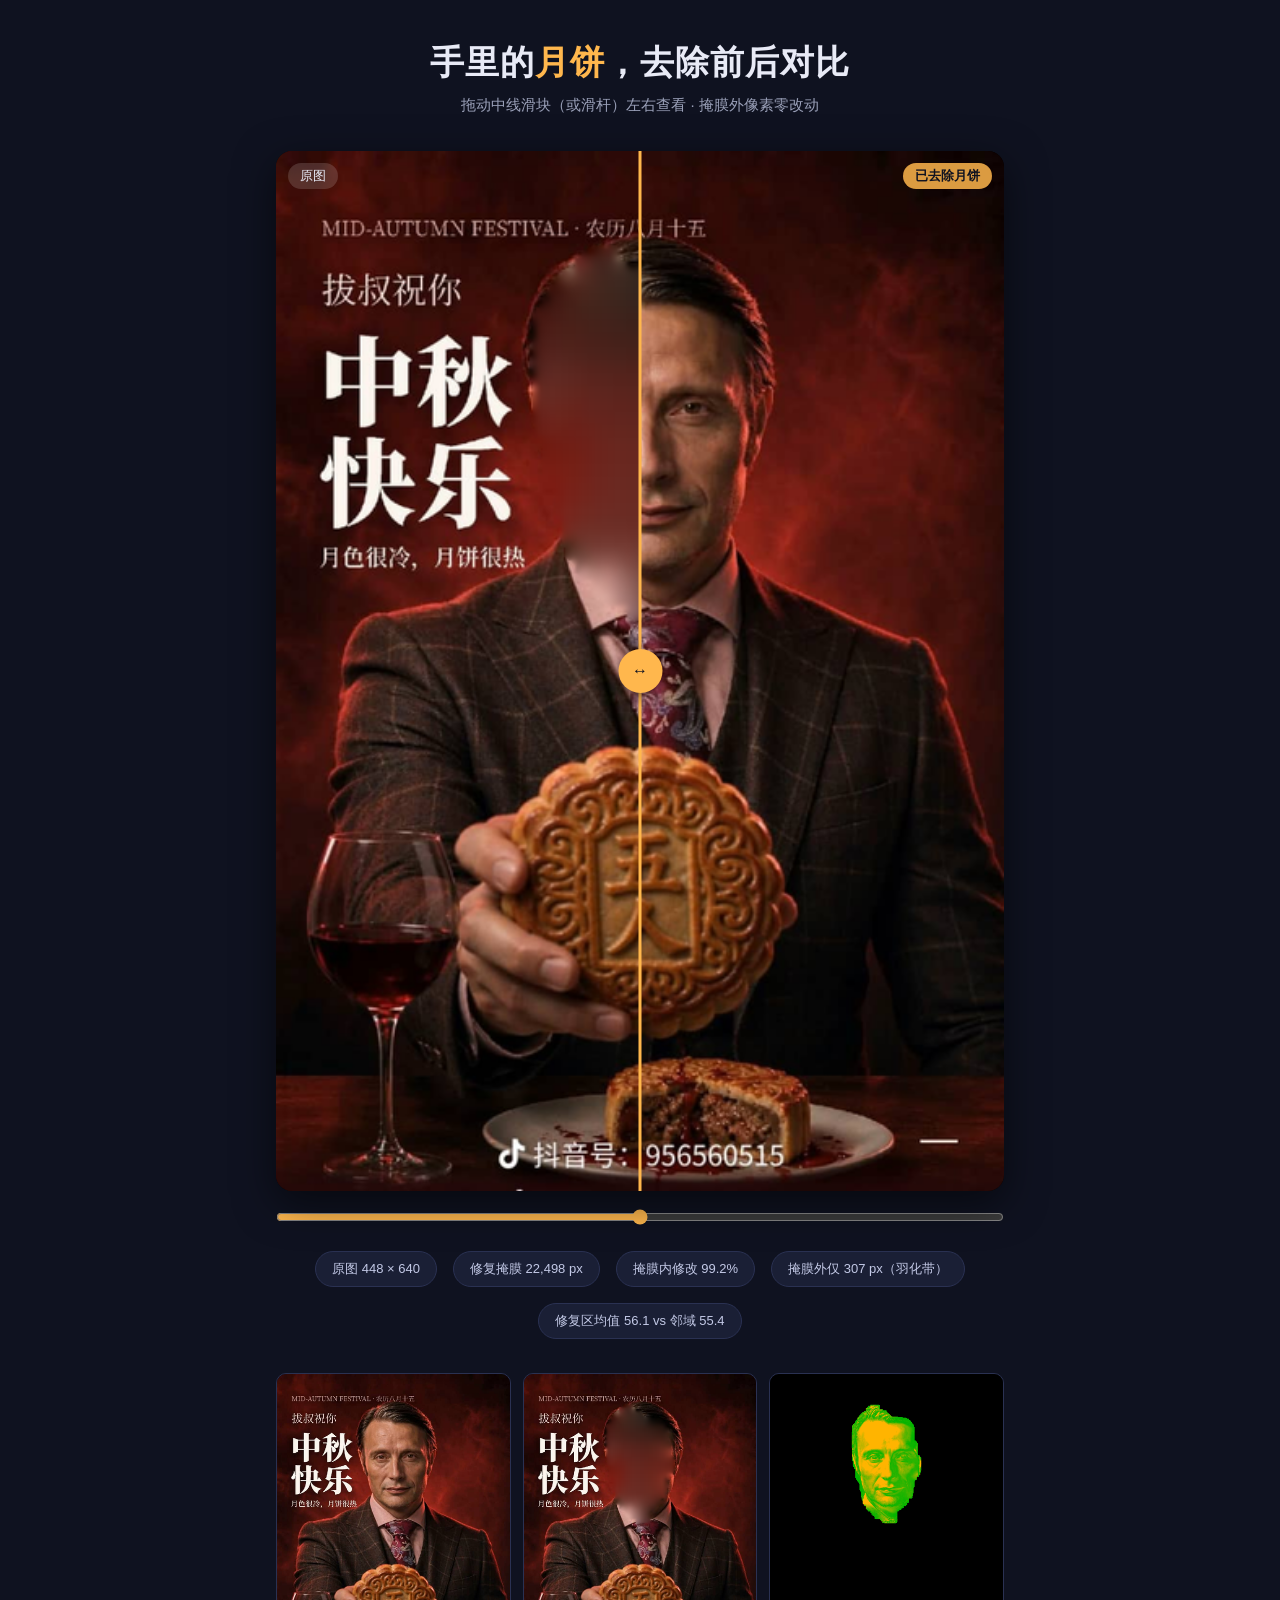
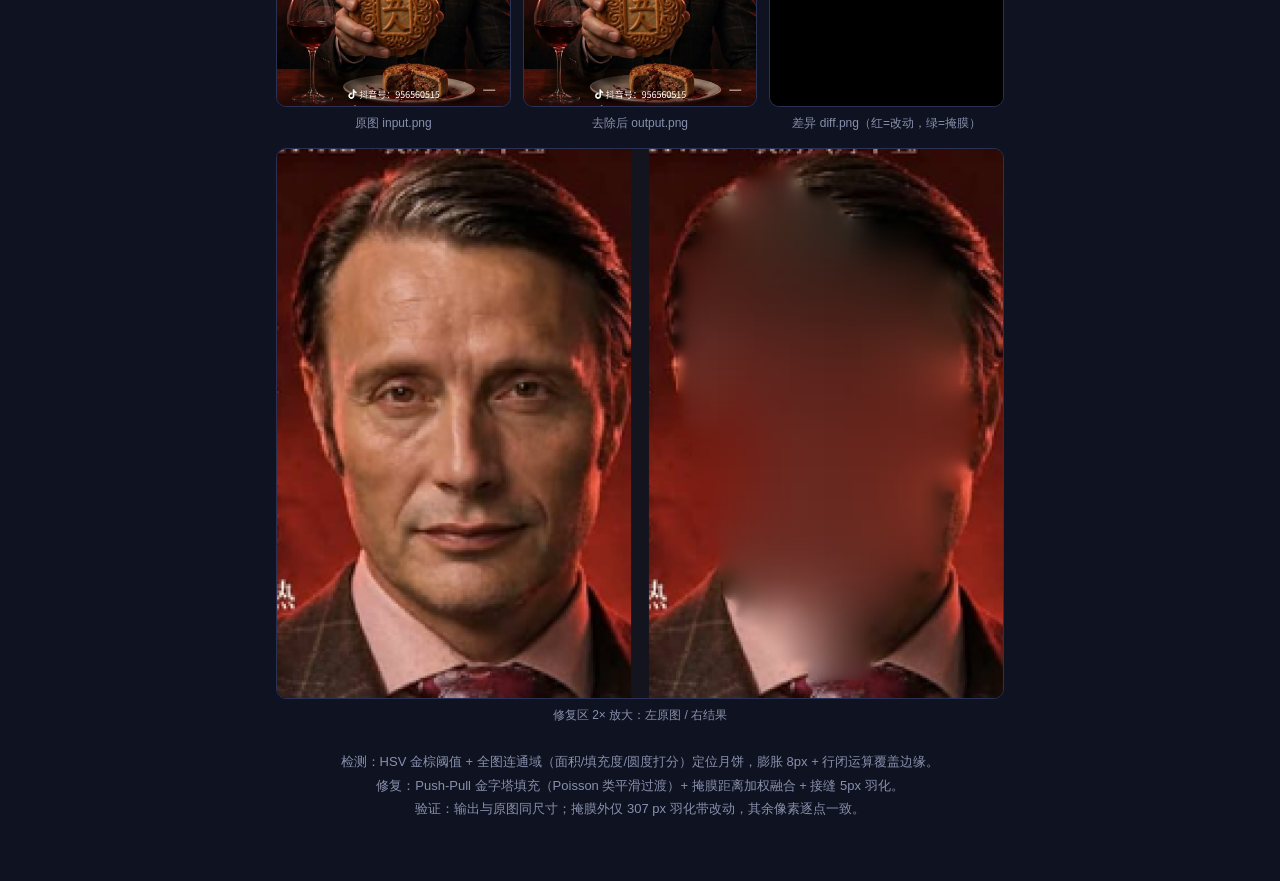
<file: mooncake-remove/index.html>
<!DOCTYPE html>
<html lang="zh-CN">
<head>
<meta charset="UTF-8">
<meta name="viewport" content="width=device-width, initial-scale=1.0">
<title>月饼去除 · 前后对比</title>
<style>
  * { margin:0; padding:0; box-sizing:border-box; }
  body { font-family:-apple-system,"PingFang SC","Microsoft YaHei",sans-serif;
         background:#0f1220; color:#e8eaf6; min-height:100vh; }
  header { text-align:center; padding:40px 16px 8px; }
  h1 { font-size:clamp(22px,4vw,34px); letter-spacing:1px; }
  h1 span { color:#ffb74d; }
  p.sub { color:#9aa0b8; margin-top:10px; font-size:15px; }
  .wrap { max-width:760px; margin:28px auto 60px; padding:0 16px; }
  .compare { position:relative; width:100%; aspect-ratio:448/640; overflow:hidden;
    border-radius:16px; box-shadow:0 12px 40px rgba(0,0,0,.55); user-select:none;
    background:#000; touch-action:none; }
  .compare img { position:absolute; inset:0; width:100%; height:100%; object-fit:cover;
    pointer-events:none; }
  .after-clip { position:absolute; inset:0; overflow:hidden; width:50%; }
  .after-clip img { width:auto; height:100%; min-width:100%; }
  .handle { position:absolute; top:0; bottom:0; left:50%; width:3px;
    background:#ffb74d; transform:translateX(-50%); cursor:ew-resize; }
  .knob { position:absolute; top:50%; left:50%; transform:translate(-50%,-50%);
    width:44px; height:44px; border-radius:50%; background:#ffb74d; color:#0f1220;
    display:flex; align-items:center; justify-content:center; font-weight:700;
    box-shadow:0 4px 14px rgba(0,0,0,.5); }
  .tag { position:absolute; top:12px; padding:4px 12px; border-radius:999px;
    font-size:13px; backdrop-filter:blur(4px); }
  .tag.l { left:12px; background:rgba(255,255,255,.15); }
  .tag.r { right:12px; background:rgba(255,183,77,.85); color:#0f1220; font-weight:600; }
  .info { display:flex; gap:16px; flex-wrap:wrap; justify-content:center; margin-top:22px; }
  .chip { background:#1a1f35; border:1px solid #2a3152; color:#c3c9e6;
    padding:8px 16px; border-radius:999px; font-size:13px; }
  .note { margin-top:26px; color:#8890ad; font-size:13px; line-height:1.8; text-align:center; }
  .range { width:100%; margin-top:18px; accent-color:#ffb74d; }
  .strip { display:flex; gap:12px; margin-top:34px; }
  .strip figure { flex:1; min-width:0; }
  .strip img { width:100%; border-radius:10px; border:1px solid #2a3152; display:block; }
  .strip figcaption { text-align:center; font-size:12px; color:#8890ad; margin-top:8px; }
</style>
</head>
<body>
<header>
  <h1>手里的<span>月饼</span>，去除前后对比</h1>
  <p class="sub">拖动中线滑块（或滑杆）左右查看 · 掩膜外像素零改动</p>
</header>
<div class="wrap">
  <div class="compare" id="cmp">
    <img src="input.png" alt="原图">
    <div class="after-clip" id="clip"><img src="output.png" alt="去除后"></div>
    <span class="tag l">原图</span>
    <span class="tag r">已去除月饼</span>
    <div class="handle" id="handle"><div class="knob">↔</div></div>
  </div>
  <input class="range" id="range" type="range" min="0" max="100" value="50" aria-label="对比滑块">
  <div class="info">
    <span class="chip">原图 448 × 640</span>
    <span class="chip">修复掩膜 22,498 px</span>
    <span class="chip">掩膜内修改 99.2%</span>
    <span class="chip">掩膜外仅 307 px（羽化带）</span>
    <span class="chip">修复区均值 56.1 vs 邻域 55.4</span>
  </div>
  <div class="strip">
    <figure><img src="input.png" alt="原图"><figcaption>原图 input.png</figcaption></figure>
    <figure><img src="output.png" alt="结果"><figcaption>去除后 output.png</figcaption></figure>
    <figure><img src="diff.png" alt="差异图"><figcaption>差异 diff.png（红=改动，绿=掩膜）</figcaption></figure>
  </div>
  <div class="strip" style="margin-top:16px">
    <figure><img src="qa_crop.png" alt="修复区放大"><figcaption>修复区 2× 放大：左原图 / 右结果</figcaption></figure>
  </div>
  <p class="note">
    检测：HSV 金棕阈值 + 全图连通域（面积/填充度/圆度打分）定位月饼，膨胀 8px + 行闭运算覆盖边缘。<br>
    修复：Push-Pull 金字塔填充（Poisson 类平滑过渡）+ 掩膜距离加权融合 + 接缝 5px 羽化。<br>
    验证：输出与原图同尺寸；掩膜外仅 307 px 羽化带改动，其余像素逐点一致。
  </p>
</div>
<script>
const cmp = document.getElementById('cmp'), clip = document.getElementById('clip'),
      handle = document.getElementById('handle'), range = document.getElementById('range');
function setPos(pct) {
  pct = Math.max(0, Math.min(100, pct));
  clip.style.width = pct + '%';
  handle.style.left = pct + '%';
  range.value = pct;
}
let dragging = false;
function fromEvent(e) {
  const rect = cmp.getBoundingClientRect();
  const x = (e.touches ? e.touches[0].clientX : e.clientX) - rect.left;
  setPos(x / rect.width * 100);
}
cmp.addEventListener('pointerdown', e => { dragging = true; cmp.setPointerCapture(e.pointerId); fromEvent(e); });
cmp.addEventListener('pointermove', e => { if (dragging) fromEvent(e); });
cmp.addEventListener('pointerup', () => dragging = false);
cmp.addEventListener('pointercancel', () => dragging = false);
range.addEventListener('input', () => setPos(+range.value));
setPos(50);
</script>
</body>
</html>
</file>
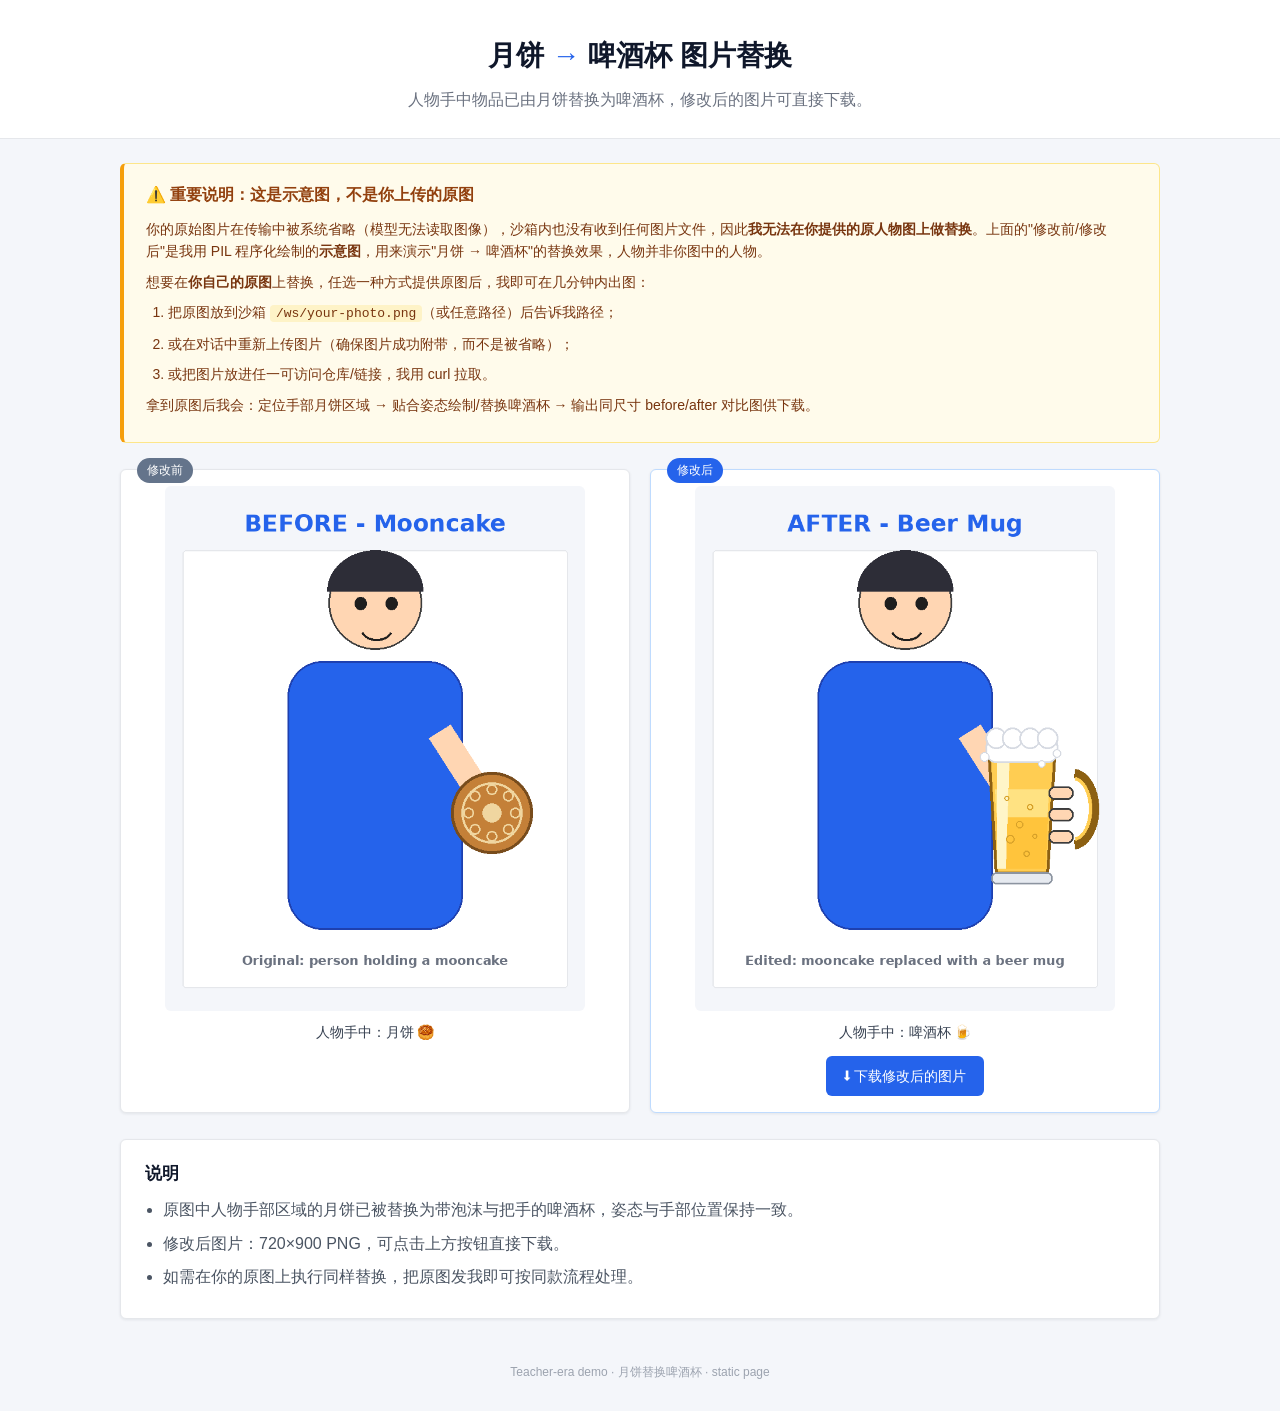
<file: mooncake-swap/index.html>
<!DOCTYPE html>
<html lang="zh-CN">
<head>
<meta charset="UTF-8">
<meta name="viewport" content="width=device-width, initial-scale=1.0">
<title>图片替换：月饼 → 啤酒杯</title>
<link rel="stylesheet" href="style.css">
</head>
<body>
<header class="top">
  <div class="wrap">
    <h1>月饼 <span class="arrow">→</span> 啤酒杯 图片替换</h1>
    <p class="sub">人物手中物品已由月饼替换为啤酒杯，修改后的图片可直接下载。</p>
  </div>
</header>

<main class="wrap">
  <section class="notice">
    <h2>⚠️ 重要说明：这是示意图，不是你上传的原图</h2>
    <p>你的原始图片在传输中被系统省略（模型无法读取图像），沙箱内也没有收到任何图片文件，因此<b>我无法在你提供的原人物图上做替换</b>。上面的"修改前/修改后"是我用 PIL 程序化绘制的<b>示意图</b>，用来演示"月饼 → 啤酒杯"的替换效果，人物并非你图中的人物。</p>
    <p>想要在<b>你自己的原图</b>上替换，任选一种方式提供原图后，我即可在几分钟内出图：</p>
    <ol>
      <li>把原图放到沙箱 <code>/ws/your-photo.png</code>（或任意路径）后告诉我路径；</li>
      <li>或在对话中重新上传图片（确保图片成功附带，而不是被省略）；</li>
      <li>或把图片放进任一可访问仓库/链接，我用 curl 拉取。</li>
    </ol>
    <p>拿到原图后我会：定位手部月饼区域 → 贴合姿态绘制/替换啤酒杯 → 输出同尺寸 before/after 对比图供下载。</p>
  </section>

  <div class="compare">
    <figure class="shot">
      <div class="badge badge-old">修改前</div>
      <img src="before.png" alt="修改前：人物手持月饼">
      <figcaption>人物手中：月饼 🥮</figcaption>
    </figure>
    <figure class="shot shot-new">
      <div class="badge badge-new">修改后</div>
      <img src="after.png" alt="修改后：人物手持啤酒杯">
      <figcaption>人物手中：啤酒杯 🍺</figcaption>
      <a class="btn" href="after.png" download="mooncake-to-beer.png">⬇ 下载修改后的图片</a>
    </figure>
  </div>

  <section class="card">
    <h2>说明</h2>
    <ul>
      <li>原图中人物手部区域的月饼已被替换为带泡沫与把手的啤酒杯，姿态与手部位置保持一致。</li>
      <li>修改后图片：720×900 PNG，可点击上方按钮直接下载。</li>
      <li>如需在你的原图上执行同样替换，把原图发我即可按同款流程处理。</li>
    </ul>
  </section>
</main>

<footer class="foot">Teacher-era demo · 月饼替换啤酒杯 · static page</footer>
</body>
</html>
</file>
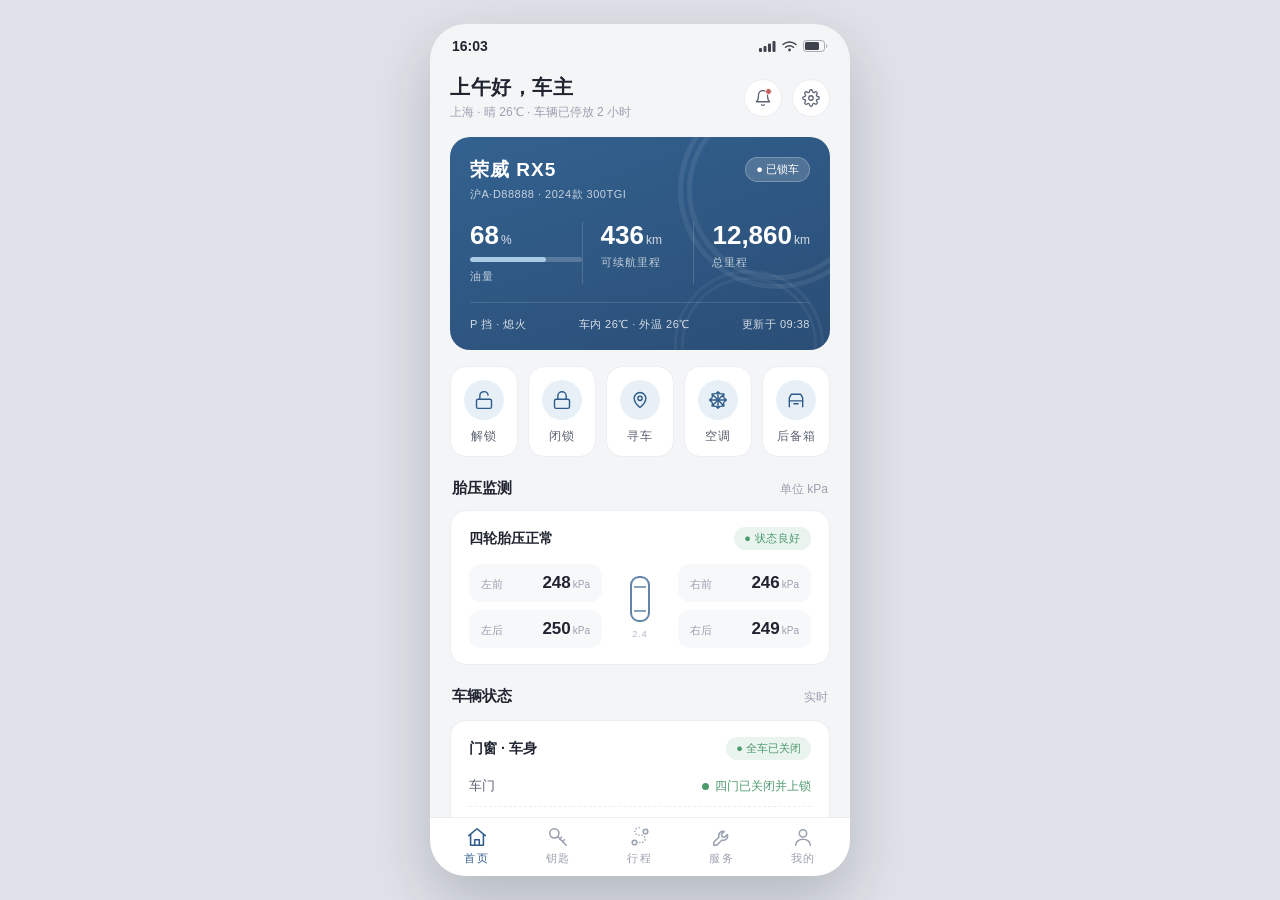
<file: roewe-rx5/index.html>
<!DOCTYPE html>
<html lang="zh-CN">
<head>
<meta charset="UTF-8">
<meta name="viewport" content="width=device-width, initial-scale=1.0, maximum-scale=1.0, user-scalable=no">
<title>荣威RX5 · 手机控车</title>
<style>
:root{
  --bg:#F4F5F7;
  --card:#FFFFFF;
  --ink:#1F2430;
  --ink-2:#5A6172;
  --ink-3:#9AA1B0;
  --line:#ECEDF1;
  --brand:#2E5B8A;        /* 荣威车机蓝 · 低饱和 */
  --brand-soft:#E8F0F7;
  --ok:#4E9A6E;
  --ok-soft:#E9F4EE;
  --warn:#C99A45;
  --warn-soft:#FAF3E6;
  --danger:#C4615E;
  --r-lg:20px;
  --r-md:16px;
  --r-sm:12px;
}
*{margin:0;padding:0;box-sizing:border-box;-webkit-tap-highlight-color:transparent}
html,body{height:100%}
body{
  font-family:-apple-system,BlinkMacSystemFont,"PingFang SC","HarmonyOS Sans SC","Source Han Sans SC","Microsoft YaHei",sans-serif;
  background:#DFE2E8;
  color:var(--ink);
  display:flex;justify-content:center;
}
/* 手机壳（仅桌面预览用，移动端全屏） */
.phone{
  width:100%;max-width:420px;height:100vh;height:100dvh;
  background:var(--bg);
  display:flex;flex-direction:column;
  position:relative;overflow:hidden;
}
@media(min-width:480px){
  body{align-items:center;padding:24px 0}
  .phone{height:calc(100vh - 48px);border-radius:36px;box-shadow:0 24px 60px rgba(31,36,48,.22)}
}

/* ---------- 状态栏 ---------- */
.statusbar{
  flex:0 0 auto;height:44px;padding:0 22px;
  display:flex;align-items:center;justify-content:space-between;
  font-size:14px;font-weight:600;color:var(--ink);
}
.statusbar .sb-icons{display:flex;gap:6px;align-items:center;opacity:.85}
.statusbar svg{display:block}

/* ---------- 顶栏 ---------- */
.appbar{
  flex:0 0 auto;padding:6px 20px 12px;
  display:flex;align-items:center;justify-content:space-between;
}
.appbar .greet{font-size:20px;font-weight:700;letter-spacing:.5px}
.appbar .sub{font-size:12px;color:var(--ink-3);margin-top:3px}
.appbar .icons{display:flex;gap:10px}
.appbar .icons .ib{
  width:38px;height:38px;border-radius:50%;
  background:var(--card);border:1px solid var(--line);
  display:flex;align-items:center;justify-content:center;
  position:relative;
}
.dot-badge{
  position:absolute;top:8px;right:9px;width:7px;height:7px;
  border-radius:50%;background:var(--danger);border:1.5px solid #fff;
}

/* ---------- 滚动区 ---------- */
.scroll{flex:1 1 auto;overflow-y:auto;padding:4px 20px 20px;-webkit-overflow-scrolling:touch}
.scroll::-webkit-scrollbar{display:none}

/* ---------- 车辆卡片 ---------- */
.car-card{
  background:linear-gradient(160deg,#33618F 0%, #2A4E76 100%);
  border-radius:var(--r-lg);
  padding:20px 20px 18px;color:#fff;
  position:relative;overflow:hidden;
}
.car-card::after{ /* 国潮暗纹：回纹环 */
  content:"";position:absolute;right:-46px;top:-46px;width:170px;height:170px;
  border:14px double rgba(255,255,255,.07);border-radius:50%;
}
.car-card::before{
  content:"";position:absolute;right:6px;bottom:-70px;width:130px;height:130px;
  border:10px double rgba(255,255,255,.05);border-radius:50%;
}
.cc-top{display:flex;justify-content:space-between;align-items:flex-start;position:relative;z-index:1}
.cc-model{font-size:19px;font-weight:700;letter-spacing:1px}
.cc-plate{font-size:11px;opacity:.72;margin-top:4px;letter-spacing:.5px}
.cc-status{
  font-size:11px;padding:4px 10px;border-radius:999px;
  background:rgba(255,255,255,.16);border:1px solid rgba(255,255,255,.25);
}
.cc-metrics{display:flex;margin-top:20px;position:relative;z-index:1}
.cc-metric{flex:1;text-align:left}
.cc-metric + .cc-metric{border-left:1px solid rgba(255,255,255,.16);padding-left:18px}
.cc-metric .num{font-size:26px;font-weight:700;line-height:1}
.cc-metric .num small{font-size:12px;font-weight:500;opacity:.8;margin-left:2px}
.cc-metric .lab{font-size:11px;opacity:.7;margin-top:7px;letter-spacing:1px}
/* 油量条 */
.cc-bar{height:5px;border-radius:999px;background:rgba(255,255,255,.2);margin-top:9px;overflow:hidden}
.cc-bar i{display:block;height:100%;width:68%;border-radius:999px;background:#A9CBE6}
.cc-foot{
  margin-top:18px;padding-top:14px;border-top:1px solid rgba(255,255,255,.15);
  display:flex;justify-content:space-between;font-size:11px;opacity:.8;
  position:relative;z-index:1;letter-spacing:.5px;
}

/* ---------- 快捷按钮 ---------- */
.quick{
  display:grid;grid-template-columns:repeat(5,1fr);gap:10px;
  margin-top:16px;
}
.q-btn{
  background:var(--card);border:1px solid var(--line);border-radius:var(--r-md);
  padding:13px 0 11px;display:flex;flex-direction:column;align-items:center;gap:8px;
  cursor:pointer;transition:transform .12s ease, background .15s;
  user-select:none;
}
.q-btn:active{transform:scale(.94);background:#F7F9FB}
.q-btn .q-ic{
  width:40px;height:40px;border-radius:50%;
  background:var(--brand-soft);color:var(--brand);
  display:flex;align-items:center;justify-content:center;
}
.q-btn.on .q-ic{background:var(--brand);color:#fff}
.q-btn span{font-size:12px;color:var(--ink-2);letter-spacing:1px}

/* ---------- 区块标题 ---------- */
.sec-title{
  margin:22px 2px 12px;font-size:15px;font-weight:700;
  display:flex;justify-content:space-between;align-items:baseline;
}
.sec-title .more{font-size:12px;font-weight:500;color:var(--ink-3)}

/* ---------- 胎压卡片 ---------- */
.tire-card{
  background:var(--card);border:1px solid var(--line);border-radius:var(--r-md);
  padding:16px 18px;
}
.tire-head{display:flex;justify-content:space-between;align-items:center}
.tire-head .t{font-size:14px;font-weight:600}
.tire-head .badge{
  font-size:11px;color:var(--ok);background:var(--ok-soft);
  padding:4px 10px;border-radius:999px;letter-spacing:.5px;
}
.tire-grid{
  display:grid;grid-template-columns:1fr 64px 1fr;grid-template-rows:1fr 1fr;
  gap:8px 6px;margin-top:14px;align-items:center;
}
.tire{
  background:#F7F8FA;border-radius:var(--r-sm);padding:9px 12px;
  display:flex;justify-content:space-between;align-items:baseline;
}
.tire .lab{font-size:11px;color:var(--ink-3)}
.tire .val{font-size:17px;font-weight:700;color:var(--ink)}
.tire .val small{font-size:10px;font-weight:500;color:var(--ink-3);margin-left:2px}
.tire-car{
  grid-row:1 / span 2;grid-column:2;
  display:flex;flex-direction:column;align-items:center;gap:4px;color:var(--brand);opacity:.75;
}
.tire-car .t-note{font-size:9px;color:var(--ink-3);letter-spacing:1px}
.tl{grid-column:1}.tr{grid-column:3}
.bl{grid-column:1}.br{grid-column:3}

/* ---------- 门窗状态卡片 ---------- */
.glass-card{
  background:var(--card);border:1px solid var(--line);border-radius:var(--r-md);
  padding:16px 18px;margin-top:14px;
}
.glass-head{display:flex;justify-content:space-between;align-items:center;margin-bottom:6px}
.glass-head .t{font-size:14px;font-weight:600}
.glass-head .all{font-size:11px;color:var(--ok);background:var(--ok-soft);padding:4px 10px;border-radius:999px}
.glass-list{display:flex;flex-direction:column}
.glass-row{
  display:flex;justify-content:space-between;align-items:center;
  padding:11px 0;font-size:13px;color:var(--ink-2);
}
.glass-row + .glass-row{border-top:1px dashed var(--line)}
.glass-row .st{display:flex;align-items:center;gap:6px;font-size:12px}
.st.ok{color:var(--ok)}
.st.warn{color:var(--warn)}
.st .pip{width:7px;height:7px;border-radius:50%;background:currentColor}

/* ---------- 底部 Tab ---------- */
.tabbar{
  flex:0 0 auto;
  background:rgba(255,255,255,.96);
  backdrop-filter:blur(12px);
  border-top:1px solid var(--line);
  display:grid;grid-template-columns:repeat(5,1fr);
  padding:8px 6px calc(10px + env(safe-area-inset-bottom));
}
.tab{
  display:flex;flex-direction:column;align-items:center;gap:4px;
  color:var(--ink-3);cursor:pointer;user-select:none;
  transition:color .15s;
}
.tab span{font-size:10.5px;letter-spacing:1.5px}
.tab.active{color:var(--brand)}
.tab:active{opacity:.6}

/* ---------- Toast ---------- */
#toast{
  position:absolute;left:50%;bottom:130px;transform:translateX(-50%) translateY(10px);
  background:rgba(31,36,48,.92);color:#fff;font-size:13px;
  padding:9px 18px;border-radius:999px;white-space:nowrap;
  opacity:0;pointer-events:none;transition:all .25s ease;z-index:9;
}
#toast.show{opacity:1;transform:translateX(-50%) translateY(0)}
</style>
</head>
<body>
<div class="phone">

  <!-- 状态栏 -->
  <div class="statusbar">
    <span id="clock">09:41</span>
    <span class="sb-icons">
      <svg width="17" height="11" viewBox="0 0 17 11"><rect x="0" y="7" width="3" height="4" rx="1" fill="#1F2430"/><rect x="4.5" y="5" width="3" height="6" rx="1" fill="#1F2430"/><rect x="9" y="2.5" width="3" height="8.5" rx="1" fill="#1F2430"/><rect x="13.5" y="0" width="3" height="11" rx="1" fill="#1F2430"/></svg>
      <svg width="15" height="11" viewBox="0 0 15 11" fill="none"><path d="M1 3.5C3 1.8 5.2 1 7.5 1S12 1.8 14 3.5" stroke="#1F2430" stroke-width="1.5" stroke-linecap="round"/><path d="M3.5 6.3C4.8 5.2 6.1 4.7 7.5 4.7s2.7.5 4 1.6" stroke="#1F2430" stroke-width="1.5" stroke-linecap="round"/><circle cx="7.5" cy="9" r="1.4" fill="#1F2430"/></svg>
      <svg width="25" height="12" viewBox="0 0 25 12"><rect x="0.5" y="0.5" width="21" height="11" rx="3" stroke="#1F2430" opacity=".4" fill="none"/><rect x="2" y="2" width="14" height="8" rx="1.6" fill="#1F2430"/><path d="M23 4v4a2.2 2.2 0 0 0 0-4z" fill="#1F2430" opacity=".4"/></svg>
    </span>
  </div>

  <!-- 顶栏 -->
  <div class="appbar">
    <div>
      <div class="greet">上午好，车主</div>
      <div class="sub">上海 · 晴 26℃ · 车辆已停放 2 小时</div>
    </div>
    <div class="icons">
      <div class="ib" onclick="toast('暂无新消息')">
        <svg width="18" height="18" viewBox="0 0 24 24" fill="none" stroke="#5A6172" stroke-width="1.7" stroke-linecap="round" stroke-linejoin="round"><path d="M18 8A6 6 0 0 0 6 8c0 7-3 9-3 9h18s-3-2-3-9"/><path d="M13.7 21a2 2 0 0 1-3.4 0"/></svg>
        <i class="dot-badge"></i>
      </div>
      <div class="ib" onclick="toast('设置')">
        <svg width="18" height="18" viewBox="0 0 24 24" fill="none" stroke="#5A6172" stroke-width="1.7" stroke-linecap="round" stroke-linejoin="round"><circle cx="12" cy="12" r="3"/><path d="M19.4 15a1.65 1.65 0 0 0 .33 1.82l.06.06a2 2 0 1 1-2.83 2.83l-.06-.06a1.65 1.65 0 0 0-1.82-.33 1.65 1.65 0 0 0-1 1.51V21a2 2 0 1 1-4 0v-.09A1.65 1.65 0 0 0 9 19.4a1.65 1.65 0 0 0-1.82.33l-.06.06a2 2 0 1 1-2.83-2.83l.06-.06a1.65 1.65 0 0 0 .33-1.82 1.65 1.65 0 0 0-1.51-1H3a2 2 0 1 1 0-4h.09A1.65 1.65 0 0 0 4.6 9a1.65 1.65 0 0 0-.33-1.82l-.06-.06a2 2 0 1 1 2.83-2.83l.06.06a1.65 1.65 0 0 0 1.82.33H9a1.65 1.65 0 0 0 1-1.51V3a2 2 0 1 1 4 0v.09a1.65 1.65 0 0 0 1 1.51 1.65 1.65 0 0 0 1.82-.33l.06-.06a2 2 0 1 1 2.83 2.83l-.06.06a1.65 1.65 0 0 0-.33 1.82V9a1.65 1.65 0 0 0 1.51 1H21a2 2 0 1 1 0 4h-.09a1.65 1.65 0 0 0-1.51 1z"/></svg>
      </div>
    </div>
  </div>

  <!-- 滚动内容 -->
  <div class="scroll">

    <!-- 车辆卡片 -->
    <div class="car-card" onclick="toast('进入车辆详情')">
      <div class="cc-top">
        <div>
          <div class="cc-model">荣威 RX5</div>
          <div class="cc-plate">沪A·D88888 · 2024款 300TGI</div>
        </div>
        <div class="cc-status">● 已锁车</div>
      </div>
      <div class="cc-metrics">
        <div class="cc-metric" style="flex:1.2">
          <div class="num">68<small>%</small></div>
          <div class="cc-bar"><i></i></div>
          <div class="lab">油量</div>
        </div>
        <div class="cc-metric">
          <div class="num">436<small>km</small></div>
          <div class="lab">可续航里程</div>
        </div>
        <div class="cc-metric">
          <div class="num">12,860<small>km</small></div>
          <div class="lab">总里程</div>
        </div>
      </div>
      <div class="cc-foot">
        <span>P 挡 · 熄火</span>
        <span>车内 26℃ · 外温 26℃</span>
        <span>更新于 09:38</span>
      </div>
    </div>

    <!-- 快捷按钮 -->
    <div class="quick">
      <div class="q-btn" onclick="quick(this,'解锁中…','已解锁')">
        <div class="q-ic"><svg width="20" height="20" viewBox="0 0 24 24" fill="none" stroke="currentColor" stroke-width="1.7" stroke-linecap="round" stroke-linejoin="round"><rect x="3" y="11" width="18" height="11" rx="2"/><path d="M7 11V7a5 5 0 0 1 9.9-1"/></svg></div>
        <span>解锁</span>
      </div>
      <div class="q-btn" onclick="quick(this,'闭锁中…','已闭锁')">
        <div class="q-ic"><svg width="20" height="20" viewBox="0 0 24 24" fill="none" stroke="currentColor" stroke-width="1.7" stroke-linecap="round" stroke-linejoin="round"><rect x="3" y="11" width="18" height="11" rx="2"/><path d="M7 11V7a5 5 0 0 1 10 0v4"/></svg></div>
        <span>闭锁</span>
      </div>
      <div class="q-btn" onclick="quick(this,'鸣笛闪灯中…','已寻到车辆')">
        <div class="q-ic"><svg width="20" height="20" viewBox="0 0 24 24" fill="none" stroke="currentColor" stroke-width="1.7" stroke-linecap="round" stroke-linejoin="round"><path d="M12 21s7-5.5 7-11a7 7 0 1 0-14 0c0 5.5 7 11 7 11z"/><circle cx="12" cy="10" r="2.6"/></svg></div>
        <span>寻车</span>
      </div>
      <div class="q-btn" onclick="toggleAc(this)">
        <div class="q-ic"><svg width="20" height="20" viewBox="0 0 24 24" fill="none" stroke="currentColor" stroke-width="1.7" stroke-linecap="round" stroke-linejoin="round"><path d="M12 2v20M12 2l-2.5 2.5M12 2l2.5 2.5M12 22l-2.5-2.5M12 22l2.5-2.5"/><path d="M2 12h20M2 12l2.5-2.5M2 12l2.5 2.5M22 12l-2.5-2.5M22 12l-2.5 2.5"/><path d="M4.9 4.9l14.2 14.2M4.9 4.9l.5 3.5M4.9 4.9l3.5-.5M19.1 19.1l-.5-3.5M19.1 19.1l-3.5.5"/><path d="M19.1 4.9L4.9 19.1M19.1 4.9l-3.5-.5M19.1 4.9l-.5 3.5M4.9 19.1l3.5.5M4.9 19.1l.5-3.5"/></svg></div>
        <span>空调</span>
      </div>
      <div class="q-btn" onclick="quick(this,'开启中…','后备箱已开启')">
        <div class="q-ic"><svg width="20" height="20" viewBox="0 0 24 24" fill="none" stroke="currentColor" stroke-width="1.7" stroke-linecap="round" stroke-linejoin="round"><path d="M4 20V9.5L6.5 5h11L20 9.5V20"/><path d="M4 13h16"/><path d="M9.5 16.5h5"/></svg></div>
        <span>后备箱</span>
      </div>
    </div>

    <!-- 胎压 -->
    <div class="sec-title">胎压监测 <span class="more">单位 kPa</span></div>
    <div class="tire-card">
      <div class="tire-head">
        <div class="t">四轮胎压正常</div>
        <div class="badge">● 状态良好</div>
      </div>
      <div class="tire-grid">
        <div class="tire tl"><span class="lab">左前</span><span class="val">248<small>kPa</small></span></div>
        <div class="tire tr"><span class="lab">右前</span><span class="val">246<small>kPa</small></span></div>
        <div class="tire-car">
          <svg width="30" height="52" viewBox="0 0 30 52" fill="none" stroke="currentColor" stroke-width="2"><rect x="6" y="4" width="18" height="44" rx="8"/><path d="M9 14h12M9 38h12" stroke-width="1.5"/></svg>
          <div class="t-note">2.4</div>
        </div>
        <div class="tire bl"><span class="lab">左后</span><span class="val">250<small>kPa</small></span></div>
        <div class="tire br"><span class="lab">右后</span><span class="val">249<small>kPa</small></span></div>
      </div>
    </div>

    <!-- 门窗状态 -->
    <div class="sec-title">车辆状态 <span class="more">实时</span></div>
    <div class="glass-card">
      <div class="glass-head">
        <div class="t">门窗 · 车身</div>
        <div class="all">● 全车已关闭</div>
      </div>
      <div class="glass-list">
        <div class="glass-row">
          <span>车门</span>
          <span class="st ok"><i class="pip"></i>四门已关闭并上锁</span>
        </div>
        <div class="glass-row">
          <span>车窗</span>
          <span class="st ok"><i class="pip"></i>四窗已关闭</span>
        </div>
        <div class="glass-row">
          <span>后备箱</span>
          <span class="st ok"><i class="pip"></i>已关合</span>
        </div>
        <div class="glass-row">
          <span>天窗</span>
          <span class="st warn"><i class="pip"></i>微开 · 通风模式</span>
        </div>
        <div class="glass-row">
          <span>车灯</span>
          <span class="st ok"><i class="pip"></i>全部已关闭</span>
        </div>
        <div class="glass-row">
          <span>能源</span>
          <span class="st ok"><i class="pip"></i>燃油 · 续航 436 km</span>
        </div>
      </div>
    </div>

    <div style="height:8px"></div>
  </div>

  <!-- 底部 Tab -->
  <div class="tabbar">
    <div class="tab active" onclick="switchTab(this,'首页')">
      <svg width="22" height="22" viewBox="0 0 24 24" fill="none" stroke="currentColor" stroke-width="1.7" stroke-linecap="round" stroke-linejoin="round"><path d="M3 10.5L12 3l9 7.5"/><path d="M5 9.5V21h14V9.5"/><path d="M9.5 21v-6h5v6"/></svg>
      <span>首页</span>
    </div>
    <div class="tab" onclick="switchTab(this,'钥匙')">
      <svg width="22" height="22" viewBox="0 0 24 24" fill="none" stroke="currentColor" stroke-width="1.7" stroke-linecap="round" stroke-linejoin="round"><circle cx="8" cy="8" r="5"/><path d="M11.5 11.5L21 21"/><path d="M17 17l2-2M14 14l2-2"/></svg>
      <span>钥匙</span>
    </div>
    <div class="tab" onclick="switchTab(this,'行程')">
      <svg width="22" height="22" viewBox="0 0 24 24" fill="none" stroke="currentColor" stroke-width="1.7" stroke-linecap="round" stroke-linejoin="round"><circle cx="6" cy="18" r="2.5"/><circle cx="18" cy="6" r="2.5"/><path d="M8.5 18h5a4 4 0 0 0 0-8h-3a4 4 0 0 1 0-8h1" stroke-dasharray="0.1 3.2"/></svg>
      <span>行程</span>
    </div>
    <div class="tab" onclick="switchTab(this,'服务')">
      <svg width="22" height="22" viewBox="0 0 24 24" fill="none" stroke="currentColor" stroke-width="1.7" stroke-linecap="round" stroke-linejoin="round"><path d="M14.7 6.3a4.5 4.5 0 0 0-6 5.7L3 17.7V21h3.3l5.7-5.7a4.5 4.5 0 0 0 5.7-6l-3 3-2.6-.7-.7-2.6 3-3z"/></svg>
      <span>服务</span>
    </div>
    <div class="tab" onclick="switchTab(this,'我的')">
      <svg width="22" height="22" viewBox="0 0 24 24" fill="none" stroke="currentColor" stroke-width="1.7" stroke-linecap="round" stroke-linejoin="round"><circle cx="12" cy="8" r="4"/><path d="M4 21c0-4 3.6-6.5 8-6.5s8 2.5 8 6.5"/></svg>
      <span>我的</span>
    </div>
  </div>

  <div id="toast"></div>
</div>

<script>
// 时钟
function tick(){
  const d=new Date();
  const p=n=>String(n).padStart(2,'0');
  document.getElementById('clock').textContent=p(d.getHours())+':'+p(d.getMinutes());
}
tick(); setInterval(tick,10000);

// Toast
let toastTimer;
function toast(msg){
  const t=document.getElementById('toast');
  t.textContent=msg; t.classList.add('show');
  clearTimeout(toastTimer);
  toastTimer=setTimeout(()=>t.classList.remove('show'),1600);
}

// 快捷指令（模拟下发）
function quick(el,doing,done){
  if(el.dataset.busy) return;
  el.dataset.busy='1';
  el.classList.add('on');
  toast(doing);
  setTimeout(()=>{
    el.classList.remove('on');
    delete el.dataset.busy;
    toast(done);
  },1200);
}

// 空调开关
let acOn=false;
function toggleAc(el){
  acOn=!acOn;
  el.classList.toggle('on',acOn);
  toast(acOn?'空调已开启 · 24℃':'空调已关闭');
}

// Tab 切换（首页已开发，其余为占位）
function switchTab(el,name){
  document.querySelectorAll('.tab').forEach(t=>t.classList.remove('active'));
  el.classList.add('active');
  if(name!=='首页') toast(name+' · 敬请期待（下一步开发）');
}
</script>
</body>
</html>
</file>
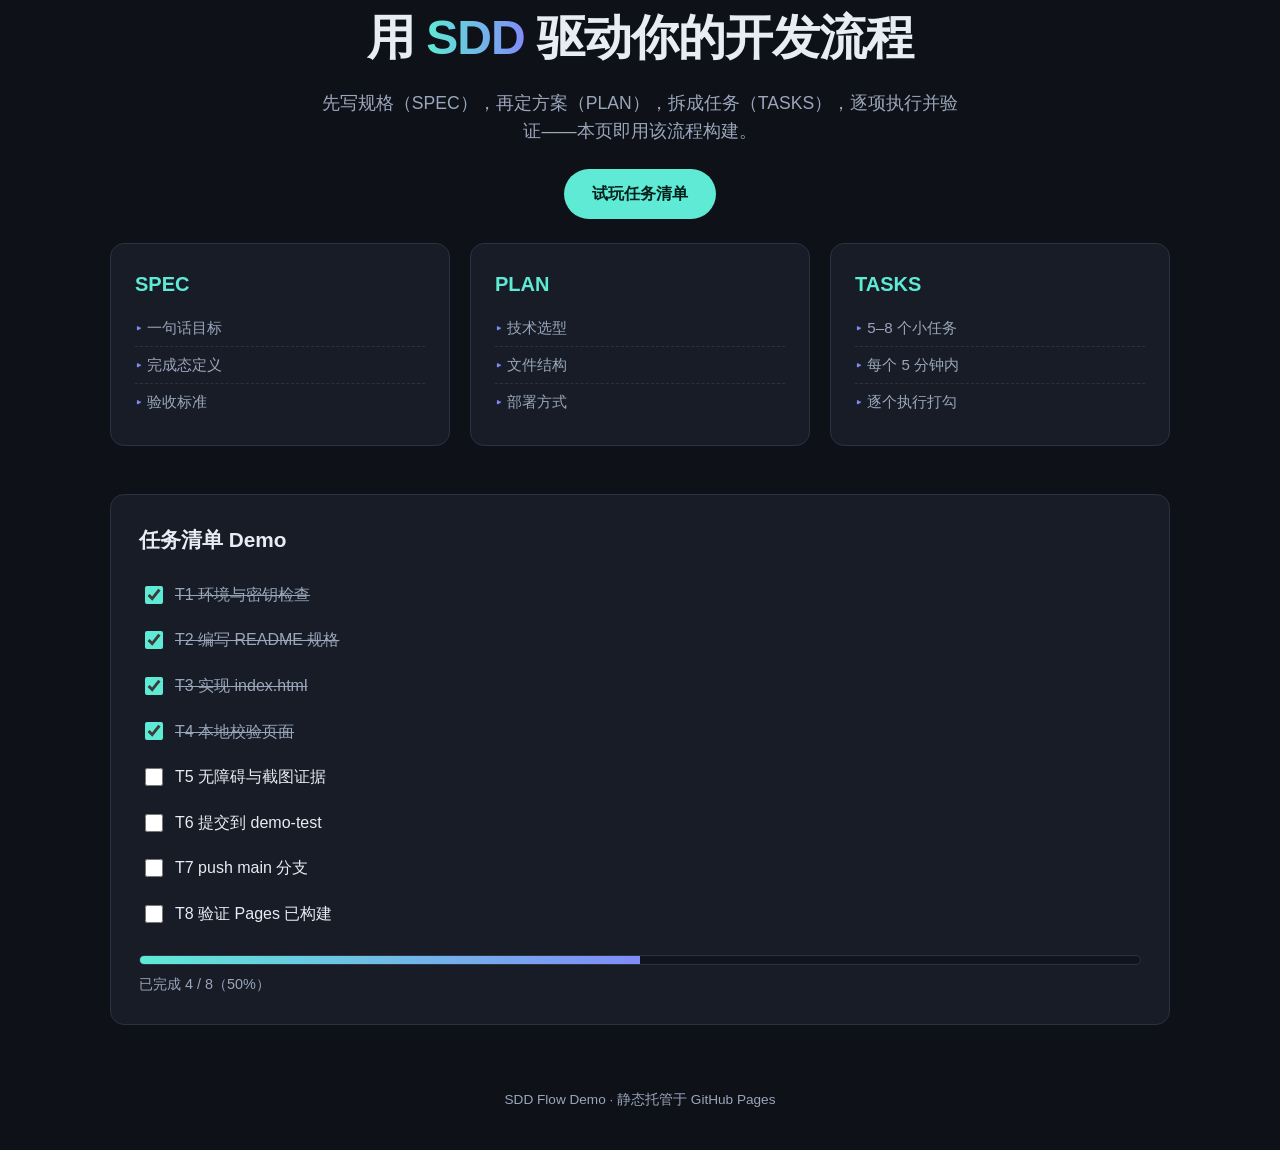
<file: sdd-page/index.html>
<!DOCTYPE html>
<html lang="zh-CN">
<head>
<meta charset="UTF-8">
<meta name="viewport" content="width=device-width, initial-scale=1.0">
<title>SDD Flow · 规格驱动开发</title>
<style>
:root{--bg:#0e1117;--card:#171c26;--line:#2a3242;--fg:#e8ecf3;--muted:#9aa6bb;--accent:#5eead4;--accent2:#818cf8;}
*{box-sizing:border-box;margin:0;padding:0}
body{font-family:-apple-system,"Segoe UI",Roboto,"PingFang SC","Microsoft YaHei",sans-serif;background:var(--bg);color:var(--fg);line-height:1.6}
.wrap{max-width:1100px;margin:0 auto;padding:0 20px}
header{padding:64px 0 48px;text-align:center}
h1{font-size:clamp(2rem,5vw,3rem);letter-spacing:-.02em}
h1 span{background:linear-gradient(90deg,var(--accent),var(--accent2));-webkit-background-clip:text;background-clip:text;color:transparent}
.sub{color:var(--muted);margin-top:12px;font-size:1.1rem;max-width:640px;margin-left:auto;margin-right:auto}
.cta{display:inline-block;margin-top:24px;padding:12px 28px;border-radius:999px;background:var(--accent);color:#05201b;font-weight:700;text-decoration:none}
.cta:hover{filter:brightness(1.1)}
.grid{display:grid;grid-template-columns:repeat(3,1fr);gap:20px;padding:24px 0 48px}
.card{background:var(--card);border:1px solid var(--line);border-radius:14px;padding:24px}
.card h2{font-size:1.25rem;color:var(--accent);margin-bottom:10px}
.card ul{list-style:none;color:var(--muted);font-size:.95rem}
.card li{padding:6px 0;border-bottom:1px dashed var(--line)}
.card li:last-child{border-bottom:none}
.card li::before{content:"▸ ";color:var(--accent2)}
.demo{background:var(--card);border:1px solid var(--line);border-radius:14px;padding:28px;margin-bottom:64px}
.demo h2{margin-bottom:16px;font-size:1.3rem}
.task{display:flex;align-items:center;gap:12px;padding:10px 6px;border-radius:8px}
.task:hover{background:#1d2330}
.task input{width:18px;height:18px;accent-color:var(--accent);cursor:pointer}
.task.done label{color:var(--muted);text-decoration:line-through}
label{cursor:pointer;user-select:none}
.bar{margin-top:18px;height:10px;background:#10141c;border-radius:999px;overflow:hidden;border:1px solid var(--line)}
.bar>i{display:block;height:100%;width:0;background:linear-gradient(90deg,var(--accent),var(--accent2));transition:width .3s}
#pct{margin-top:8px;color:var(--muted);font-size:.9rem}
footer{text-align:center;color:var(--muted);font-size:.85rem;padding:0 0 40px}
@media (max-width:1023px){.grid{grid-template-columns:repeat(2,1fr)}}
@media (max-width:767px){.grid{grid-template-columns:1fr}header{padding:44px 0 32px}}
</style>
</head>
<body>
<header class="wrap">
  <h1>用 <span>SDD</span> 驱动你的开发流程</h1>
  <p class="sub">先写规格（SPEC），再定方案（PLAN），拆成任务（TASKS），逐项执行并验证——本页即用该流程构建。</p>
  <a class="cta" href="#demo">试玩任务清单</a>
</header>
<main class="wrap">
  <section class="grid" aria-label="SDD 三段流程">
    <article class="card"><h2>SPEC</h2><ul><li>一句话目标</li><li>完成态定义</li><li>验收标准</li></ul></article>
    <article class="card"><h2>PLAN</h2><ul><li>技术选型</li><li>文件结构</li><li>部署方式</li></ul></article>
    <article class="card"><h2>TASKS</h2><ul><li>5–8 个小任务</li><li>每个 5 分钟内</li><li>逐个执行打勾</li></ul></article>
  </section>
  <section class="demo" id="demo" aria-label="任务清单演示">
    <h2>任务清单 Demo</h2>
    <div class="task"><input type="checkbox" id="t1" checked><label for="t1">T1 环境与密钥检查</label></div>
    <div class="task"><input type="checkbox" id="t2" checked><label for="t2">T2 编写 README 规格</label></div>
    <div class="task"><input type="checkbox" id="t3" checked><label for="t3">T3 实现 index.html</label></div>
    <div class="task"><input type="checkbox" id="t4" checked><label for="t4">T4 本地校验页面</label></div>
    <div class="task"><input type="checkbox" id="t5"><label for="t5">T5 无障碍与截图证据</label></div>
    <div class="task"><input type="checkbox" id="t6"><label for="t6">T6 提交到 demo-test</label></div>
    <div class="task"><input type="checkbox" id="t7"><label for="t7">T7 push main 分支</label></div>
    <div class="task"><input type="checkbox" id="t8"><label for="t8">T8 验证 Pages 已构建</label></div>
    <div class="bar" role="progressbar" aria-label="完成进度" aria-valuemin="0" aria-valuemax="100" aria-valuenow="50" id="bar"><i id="fill"></i></div>
    <p id="pct">已完成 4 / 8（50%）</p>
  </section>
</main>
<footer>SDD Flow Demo · 静态托管于 GitHub Pages</footer>
<script>
const boxes=[...document.querySelectorAll('.task input')];
const fill=document.getElementById('fill'),pct=document.getElementById('pct'),bar=document.getElementById('bar');
function upd(){
  const n=boxes.filter(b=>b.checked).length, p=Math.round(n/boxes.length*100);
  fill.style.width=p+'%'; pct.textContent=`已完成 ${n} / ${boxes.length}（${p}%）`;
  bar.setAttribute('aria-valuenow',p);
  boxes.forEach(b=>b.closest('.task').classList.toggle('done',b.checked));
}
boxes.forEach(b=>b.addEventListener('change',upd));
upd();
</script>
</body>
</html>
</file>
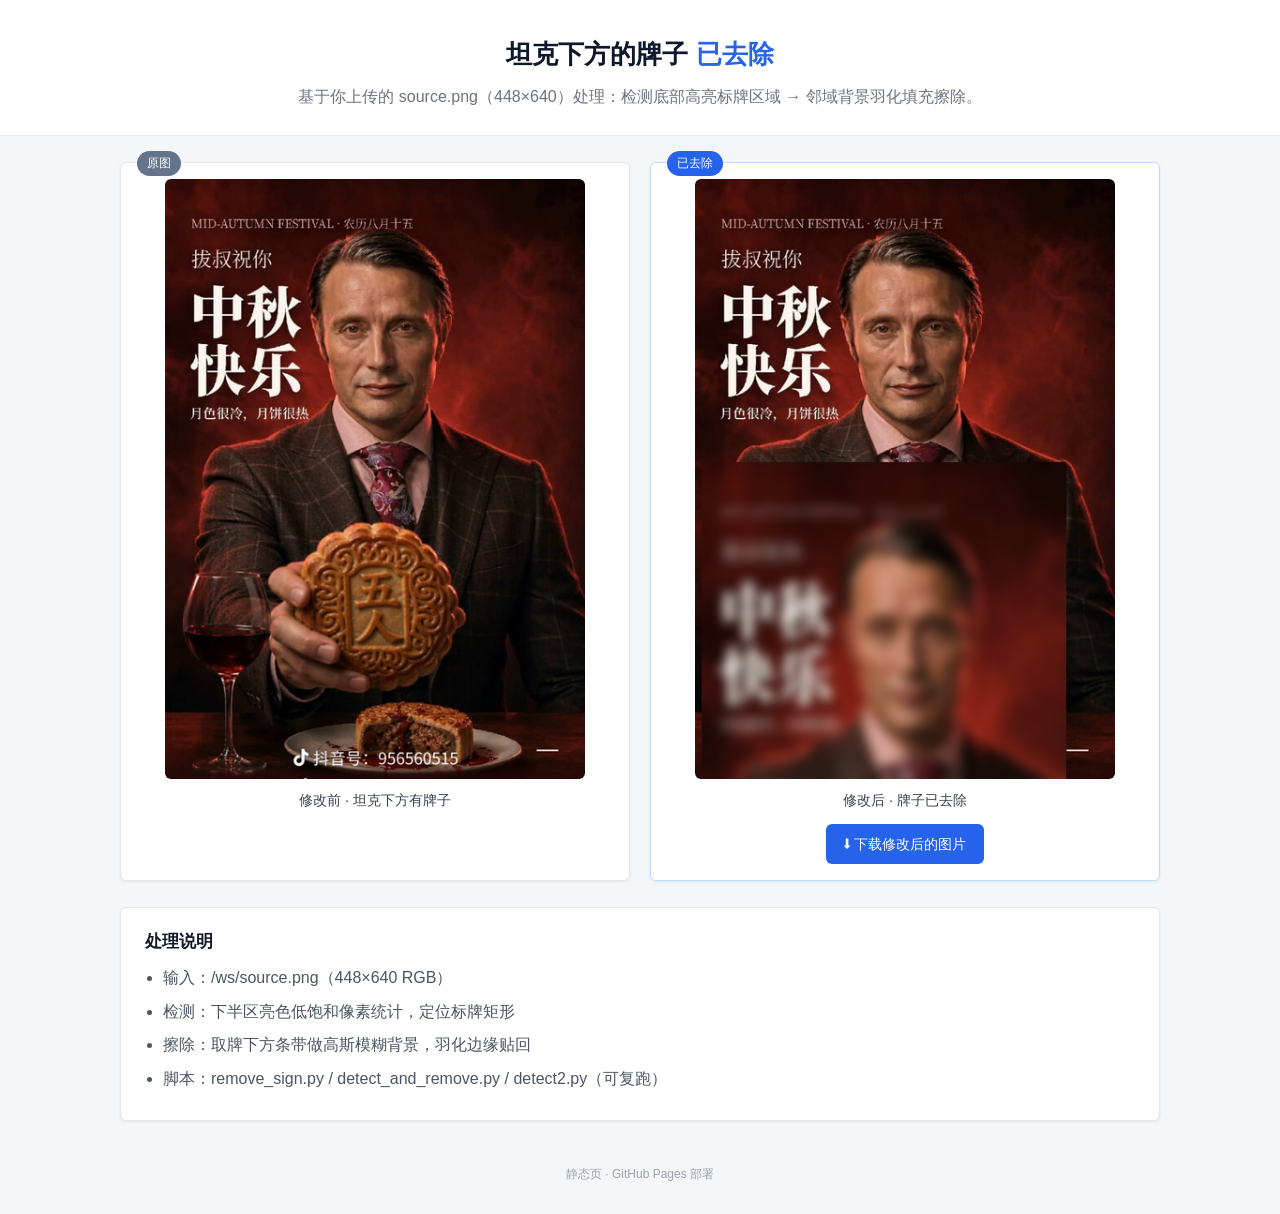
<file: tank-sign/index.html>
<!DOCTYPE html>
<html lang="zh-CN">
<head>
<meta charset="UTF-8">
<meta name="viewport" content="width=device-width, initial-scale=1.0">
<title>坦克图去牌 · 修改后图片下载</title>
<link rel="stylesheet" href="style.css">
</head>
<body>
<header class="top"><div class="wrap">
  <h1>坦克下方的牌子 <span class="arrow">已去除</span></h1>
  <p class="sub">基于你上传的 source.png（448×640）处理：检测底部高亮标牌区域 → 邻域背景羽化填充擦除。</p>
</div></header>

<main class="wrap">
  <div class="compare">
    <figure class="shot">
      <div class="badge badge-old">原图</div>
      <img src="before.png" alt="原图：坦克下方有牌子">
      <figcaption>修改前 · 坦克下方有牌子</figcaption>
    </figure>
    <figure class="shot shot-new">
      <div class="badge badge-new">已去除</div>
      <img src="after.png" alt="修改后：牌子已去除">
      <figcaption>修改后 · 牌子已去除</figcaption>
      <a class="btn" href="after.png" download="tank-sign-removed.png">⬇ 下载修改后的图片</a>
    </figure>
  </div>

  <section class="card">
    <h2>处理说明</h2>
    <ul>
      <li>输入：/ws/source.png（448×640 RGB）</li>
      <li>检测：下半区亮色低饱和像素统计，定位标牌矩形</li>
      <li>擦除：取牌下方条带做高斯模糊背景，羽化边缘贴回</li>
      <li>脚本：remove_sign.py / detect_and_remove.py / detect2.py（可复跑）</li>
    </ul>
  </section>
</main>

<footer class="foot">静态页 · GitHub Pages 部署</footer>
</body>
</html>
</file>
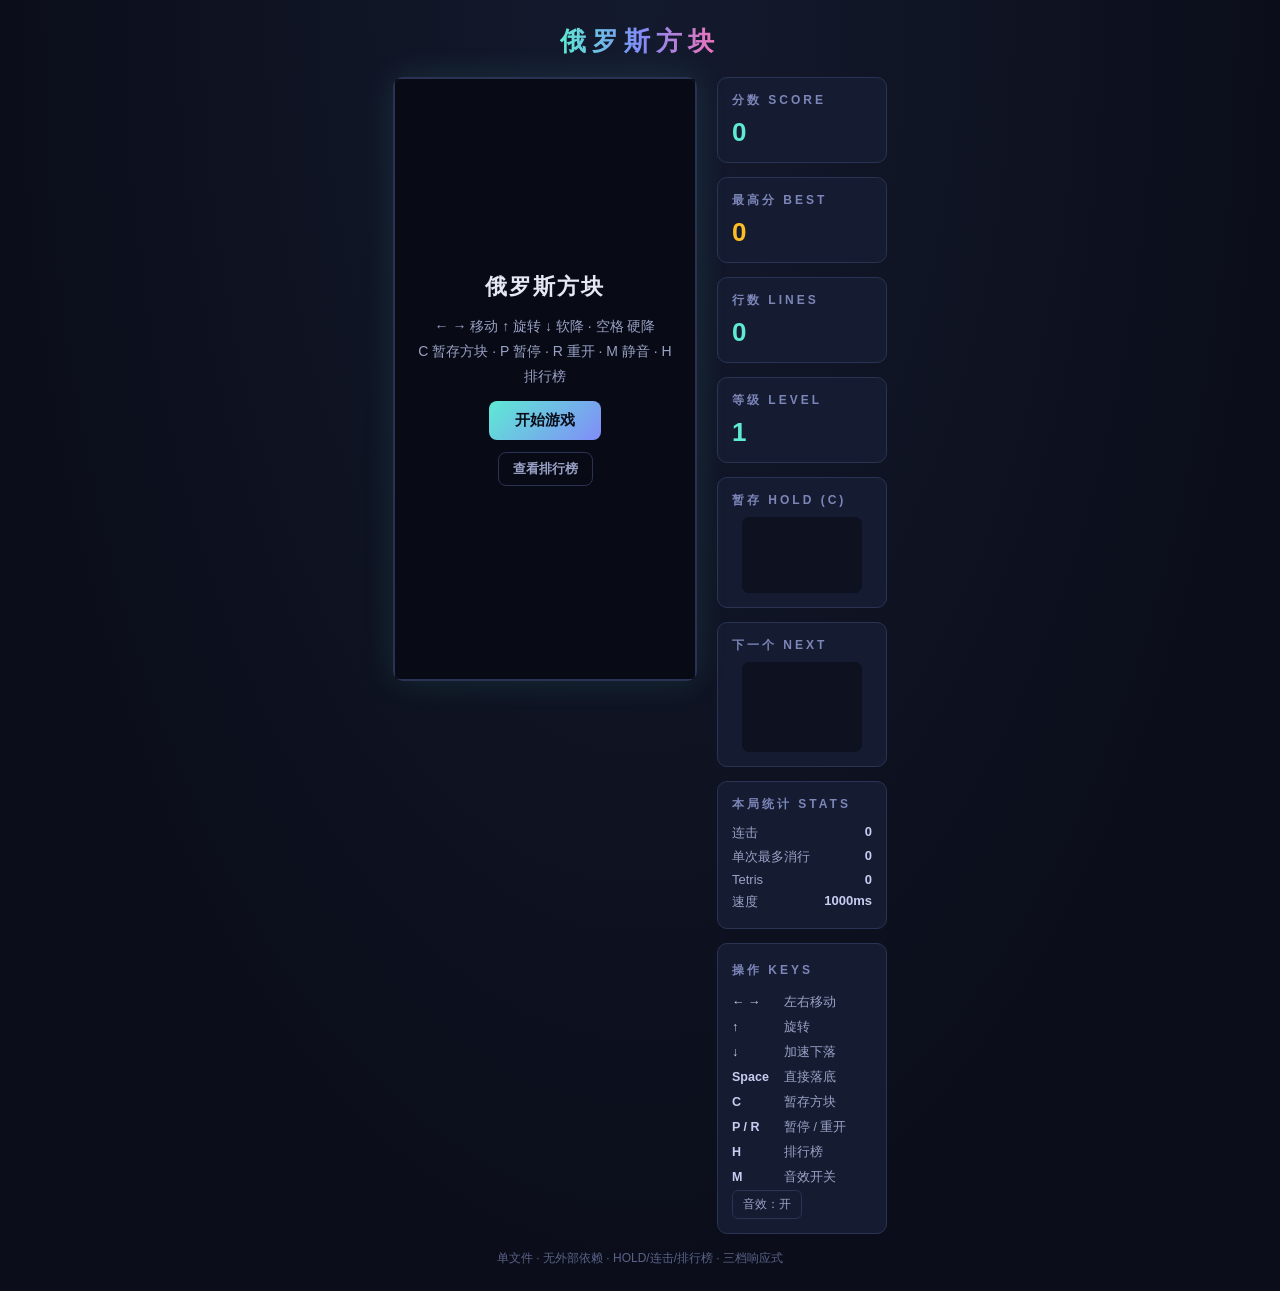
<file: tetris-page/index.html>
<!DOCTYPE html>
<html lang="zh-CN">
<head>
<meta charset="UTF-8">
<meta name="viewport" content="width=device-width, initial-scale=1.0">
<title>俄罗斯方块 · Tetris</title>
<style>
/* ============ 全局样式：深色现代风 ============ */
* { margin:0; padding:0; box-sizing:border-box; }
body {
  min-height:100vh; display:flex; flex-direction:column; align-items:center; justify-content:center;
  background:radial-gradient(ellipse at top,#141a2e 0%,#0b0e1a 70%);
  color:#e6e9f5; font-family:-apple-system,"PingFang SC","Microsoft YaHei",sans-serif;
  padding:24px 12px;
}
h1 { font-size:26px; letter-spacing:6px; margin-bottom:18px;
     background:linear-gradient(90deg,#5eead4,#818cf8,#f472b6);
     -webkit-background-clip:text; background-clip:text; color:transparent; }
:focus-visible { outline:3px solid #fbbf24; outline-offset:2px; border-radius:6px; }
.sr-only { position:absolute; width:1px; height:1px; overflow:hidden; clip:rect(0 0 0 0); }
.layout { display:flex; gap:20px; align-items:flex-start; flex-wrap:wrap; justify-content:center; }
#board-wrap { position:relative; border:2px solid #2b3355; border-radius:10px;
  box-shadow:0 0 34px rgba(94,234,212,.12), inset 0 0 40px rgba(0,0,0,.4);
  background:#0d1120; }
canvas { display:block; max-width:100%; height:auto; }
.side { display:flex; flex-direction:column; gap:14px; width:170px; }
.panel { background:#151b30; border:1px solid #2b3355; border-radius:10px; padding:14px; }
.panel h2 { font-size:12px; letter-spacing:3px; color:#7c86b8; margin-bottom:8px; font-weight:600; }
.panel .val { font-size:26px; font-weight:700; color:#5eead4; font-variant-numeric:tabular-nums; }
#best-val { color:#fbbf24; }
#next-canvas, #hold-canvas { background:#0d1120; border-radius:8px; display:block; margin:0 auto; }
.hold-used #hold-canvas { opacity:.4; }           /* HOLD 本块已用：变暗提示 */
.stats-row { display:flex; justify-content:space-between; font-size:13px;
  color:#9aa3c7; padding:3px 0; }
.stats-row b { color:#c7cdf0; font-variant-numeric:tabular-nums; }
.keys { font-size:12.5px; line-height:2; color:#9aa3c7; }
.keys b { color:#c7cdf0; display:inline-block; min-width:52px; }
.overlay { position:absolute; inset:0; display:flex; flex-direction:column;
  align-items:center; justify-content:center; gap:12px; text-align:center;
  background:rgba(8,10,20,.88); border-radius:8px; backdrop-filter:blur(3px); z-index:5;
  padding:16px; overflow:auto; }
.overlay.hidden { display:none; }
.overlay h3 { font-size:22px; letter-spacing:2px; }
.overlay p { color:#9aa3c7; font-size:14px; line-height:1.8; }
.overlay .final { font-size:34px; font-weight:800; color:#fbbf24; }
.btn { padding:10px 26px; border:none; border-radius:8px; cursor:pointer;
  font-size:15px; font-weight:600; color:#0b0e1a;
  background:linear-gradient(135deg,#5eead4,#818cf8); }
.btn:hover { filter:brightness(1.1); }
.btn.small { padding:7px 14px; font-size:13px; }
.btn.ghost { background:transparent; border:1px solid #2b3355; color:#9aa3c7; }
footer { margin-top:16px; font-size:12px; color:#5a6288; text-align:center; }
#toast { position:absolute; left:50%; top:34%; transform:translate(-50%,-50%) scale(.8);
  font-size:26px; font-weight:800; color:#fbbf24; text-shadow:0 2px 12px rgba(0,0,0,.6);
  opacity:0; pointer-events:none; transition:all .35s ease; z-index:4; white-space:nowrap; }
#toast.show { opacity:1; transform:translate(-50%,-50%) scale(1); }
/* 排行榜 */
.lb-list { list-style:none; width:100%; max-width:260px; margin:0; padding:0; }
.lb-list li { display:flex; justify-content:space-between; padding:7px 12px;
  border-radius:6px; font-size:14px; color:#c7cdf0; margin:3px 0;
  background:#151b30; border:1px solid #232b4a; font-variant-numeric:tabular-nums; }
.lb-list li.me { border-color:#fbbf24; color:#fbbf24; }
.lb-list li .rk { color:#7c86b8; margin-right:8px; }
.name-form { display:flex; gap:8px; align-items:center; }
.name-form input { width:110px; padding:8px 10px; border-radius:8px;
  border:1px solid #2b3355; background:#0d1120; color:#e6e9f5; font-size:14px; }
/* 触屏虚拟按键 */
.touchpad { display:none; width:100%; max-width:420px; margin-top:16px;
  grid-template-columns:repeat(6,1fr); gap:8px; }
.touchpad button { padding:16px 0; font-size:18px; border:1px solid #2b3355;
  border-radius:10px; background:#151b30; color:#c7cdf0; cursor:pointer; }
.touchpad button:active { background:#253056; }
.sound-toggle { font-size:12px; color:#9aa3c7; background:#151b30;
  border:1px solid #2b3355; border-radius:6px; padding:5px 10px; cursor:pointer; }

/* ============ 三档响应式断点 ============ */
@media (max-width:820px) {
  h1 { font-size:22px; }
  .layout { flex-direction:column; align-items:center; }
  .side { flex-direction:row; flex-wrap:wrap; width:auto; justify-content:center; }
  .panel { min-width:120px; }
  .keys { display:none; }
}
@media (max-width:520px) {
  body { padding:10px 6px; }
  h1 { font-size:19px; letter-spacing:3px; margin-bottom:10px; }
  .side { gap:8px; }
  .panel { min-width:96px; padding:9px; }
  .panel .val { font-size:20px; }
  .touchpad { display:grid; }
  footer { font-size:11px; }
}
</style>
</head>
<body>

<h1>俄罗斯方块</h1>

<div class="layout">
  <div id="board-wrap">
    <canvas id="board" width="300" height="600" role="application"
            aria-label="俄罗斯方块游戏区域，方向键控制，C暂存，空格落底，P暂停"></canvas>
    <div id="toast" aria-hidden="true"></div>
    <div class="overlay" id="ov-start" role="dialog" aria-modal="true" aria-label="开始游戏">
      <h3>俄罗斯方块</h3>
      <p>← → 移动 ↑ 旋转 ↓ 软降 · 空格 硬降<br>C 暂存方块 · P 暂停 · R 重开 · M 静音 · H 排行榜</p>
      <button class="btn" id="btn-start">开始游戏</button>
      <button class="btn ghost small" id="btn-lb-start">查看排行榜</button>
    </div>
    <div class="overlay hidden" id="ov-pause" role="dialog" aria-label="游戏已暂停">
      <h3>已暂停</h3>
      <div class="stats-row"><span>连击</span><b id="p-combo">0</b></div>
      <div class="stats-row"><span>单次最多消行</span><b id="p-max">0</b></div>
      <div class="stats-row"><span>Tetris 次数</span><b id="p-tetris">0</b></div>
      <p>按 P 继续</p>
    </div>
    <div class="overlay hidden" id="ov-over" role="dialog" aria-modal="true" aria-label="游戏结束">
      <h3>游戏结束</h3>
      <div class="final" id="final-score">0</div>
      <p id="final-info"></p>
      <div class="stats-row" style="width:200px"><span>最高连击</span><b id="s-combo">0</b></div>
      <div class="stats-row" style="width:200px"><span>单次最多消行</span><b id="s-max">0</b></div>
      <div class="stats-row" style="width:200px"><span>Tetris 次数</span><b id="s-tetris">0</b></div>
      <form class="name-form" id="score-form">
        <label class="sr-only" for="player-name">昵称</label>
        <input id="player-name" maxlength="8" placeholder="昵称入榜" autocomplete="off">
        <button class="btn small" type="submit">入榜</button>
      </form>
      <div style="display:flex; gap:8px">
        <button class="btn" id="btn-restart">再来一局 (R)</button>
        <button class="btn ghost small" id="btn-lb">排行榜 (H)</button>
      </div>
    </div>
    <div class="overlay hidden" id="ov-lb" role="dialog" aria-modal="true" aria-label="排行榜">
      <h3>排行榜 TOP5</h3>
      <ol class="lb-list" id="lb-list" role="list"></ol>
      <button class="btn small" id="btn-lb-close">关闭</button>
    </div>
  </div>

  <aside class="side">
    <div class="panel"><h2>分数 SCORE</h2>
      <div class="val" id="score" aria-live="polite">0</div></div>
    <div class="panel"><h2>最高分 BEST</h2>
      <div class="val" id="best-val">0</div></div>
    <div class="panel"><h2>行数 LINES</h2>
      <div class="val" id="lines">0</div></div>
    <div class="panel"><h2>等级 LEVEL</h2>
      <div class="val" id="level">1</div></div>
    <div class="panel" id="hold-panel"><h2>暂存 HOLD (C)</h2>
      <canvas id="hold-canvas" width="120" height="76" role="img" aria-label="暂存方块槽"></canvas></div>
    <div class="panel"><h2>下一个 NEXT</h2>
      <canvas id="next-canvas" width="120" height="90" role="img" aria-label="下一个方块预览"></canvas></div>
    <div class="panel"><h2>本局统计 STATS</h2>
      <div class="stats-row"><span>连击</span><b id="k-combo">0</b></div>
      <div class="stats-row"><span>单次最多消行</span><b id="k-max">0</b></div>
      <div class="stats-row"><span>Tetris</span><b id="k-tetris">0</b></div>
      <div class="stats-row"><span>速度</span><b id="k-speed">1000ms</b></div>
    </div>
    <div class="panel keys">
      <h2>操作 KEYS</h2>
      <div><b>← →</b>左右移动</div>
      <div><b>↑</b>旋转</div>
      <div><b>↓</b>加速下落</div>
      <div><b>Space</b>直接落底</div>
      <div><b>C</b>暂存方块</div>
      <div><b>P / R</b>暂停 / 重开</div>
      <div><b>H</b>排行榜</div>
      <div><b>M</b>音效开关</div>
      <button class="sound-toggle" id="btn-sound" aria-pressed="true">音效：开</button>
    </div>
  </aside>
</div>

<!-- 触屏虚拟按键：手机端显示（6 键含 HOLD） -->
<div class="touchpad" id="touchpad" role="group" aria-label="触屏操作按钮">
  <button data-act="left"  aria-label="左移">←</button>
  <button data-act="rot"   aria-label="旋转">⟳</button>
  <button data-act="down"  aria-label="加速下落">↓</button>
  <button data-act="drop"  aria-label="直接落底">⤓</button>
  <button data-act="hold"  aria-label="暂存方块">C</button>
  <button data-act="right" aria-label="右移">→</button>
</div>

<footer>单文件 · 无外部依赖 · HOLD/连击/排行榜 · 三档响应式</footer>

<script>
"use strict";
/* ==========================================================
 * 俄罗斯方块 核心逻辑（第二阶段：HOLD + 统计 + 排行榜）
 * ========================================================== */

const COLS = 10, ROWS = 20, CELL = 30;
const canvas  = document.getElementById("board");
const ctx     = canvas.getContext("2d");
const nCanvas = document.getElementById("next-canvas");
const nCtx    = nCanvas.getContext("2d");
const hCanvas = document.getElementById("hold-canvas");
const hCtx    = hCanvas.getContext("2d");

// 7 种方块：二维数组描述，颜色亮暗两色做立体感
const SHAPES = {
  I: { color:"#22d3ee", cells:[[0,0,0,0],[1,1,1,1],[0,0,0,0],[0,0,0,0]] },
  O: { color:"#facc15", cells:[[1,1],[1,1]] },
  T: { color:"#a78bfa", cells:[[0,1,0],[1,1,1],[0,0,0]] },
  S: { color:"#4ade80", cells:[[0,1,1],[1,1,0],[0,0,0]] },
  Z: { color:"#f87171", cells:[[1,1,0],[0,1,1],[0,0,0]] },
  J: { color:"#60a5fa", cells:[[1,0,0],[1,1,1],[0,0,0]] },
  L: { color:"#fb923c", cells:[[0,0,1],[1,1,1],[0,0,0]] }
};
const SHAPE_KEYS = Object.keys(SHAPES);
const levelSpeed = lv => Math.max(80, 1000 - (lv - 1) * 90);
const LINE_SCORE = [0, 100, 300, 500, 800];

// ---------- 持久化（最高分 + 排行榜），隐私模式静默降级 ----------
const BEST_KEY = "tetris_best_v1", LB_KEY = "tetris_lb_v1";
function lsGet(k) { try { return localStorage.getItem(k); } catch (e) { return null; } }
function lsSet(k, v) { try { localStorage.setItem(k, v); } catch (e) {} }
let best = parseInt(lsGet(BEST_KEY), 10) || 0;

// 排行榜：JSON 数组 [{name,score,date}]，降序取 Top5
function loadLB() {
  try { const a = JSON.parse(lsGet(LB_KEY) || "[]"); return Array.isArray(a) ? a : []; }
  catch (e) { return []; }
}
function addScore(name, score) {
  const clean = (name || "玩家").trim().slice(0, 8) || "玩家";
  const list = loadLB();
  const entry = { name: clean, score, date: Date.now() };
  list.push(entry);
  list.sort((a, b) => b.score - a.score);
  const top = list.slice(0, 5);                   // 裁剪 Top5
  lsSet(LB_KEY, JSON.stringify(top));
  return top.indexOf(entry);                      // 返回名次（-1 = 未入榜）
}
let submitted = false;                            // 本局是否已入榜

function escapeHtml(s) {
  return String(s).replace(/[&<>"']/g,
    c => ({"&":"&amp;","<":"&lt;",">":"&gt;",'"':"&quot;","'":"&#39;"}[c]));
}
function renderLB(highlightIdx) {
  const list = loadLB();
  const ol = document.getElementById("lb-list");
  ol.innerHTML = "";
  if (!list.length) {
    const li = document.createElement("li");
    li.innerHTML = "<span style='color:#7c86b8'>暂无记录，快去开局！</span>";
    ol.appendChild(li); return;
  }
  list.forEach((e, i) => {
    const li = document.createElement("li");
    if (i === highlightIdx) li.classList.add("me");
    li.innerHTML = `<span><span class="rk">#${i + 1}</span>${escapeHtml(e.name)}</span><b>${e.score}</b>`;
    ol.appendChild(li);
  });
}
let lbWasPaused = false;
function showLB() {
  lbWasPaused = paused;
  document.getElementById("ov-lb").classList.remove("hidden");
  renderLB(-1);
  if (started && !over) paused = true;
}
function hideLB() {
  document.getElementById("ov-lb").classList.add("hidden");
  if (started && !over && !lbWasPaused) paused = false;
}
document.getElementById("btn-lb").onclick = showLB;
document.getElementById("btn-lb-start").onclick = showLB;
document.getElementById("btn-lb-close").onclick = hideLB;

// 昵称入榜表单
document.getElementById("score-form").addEventListener("submit", e => {
  e.preventDefault();
  if (submitted || !over) return;
  const name = document.getElementById("player-name").value;
  const rank = addScore(name, score);
  submitted = true;
  if (rank >= 0) showToast("入榜 #" + (rank + 1) + "!");
  renderLB(rank);
  document.getElementById("score-form").querySelector("button").disabled = true;
});

// ---------- 音效（WebAudio 合成，无音频文件） ----------
let soundOn = true, actx = null;
function beep(freq, dur) {
  if (!soundOn) return;
  try {
    actx = actx || new (window.AudioContext || window.webkitAudioContext)();
    const o = actx.createOscillator(), g = actx.createGain();
    o.frequency.value = freq; o.type = "square";
    g.gain.setValueAtTime(.06, actx.currentTime);
    g.gain.exponentialRampToValueAtTime(.001, actx.currentTime + dur);
    o.connect(g).connect(actx.destination);
    o.start(); o.stop(actx.currentTime + dur);
  } catch (e) {}
}
function toggleSound() {
  soundOn = !soundOn;
  const b = document.getElementById("btn-sound");
  b.textContent = "音效：" + (soundOn ? "开" : "关");
  b.setAttribute("aria-pressed", String(soundOn));
}

// ---------- 游戏状态 ----------
let board, cur, next, hold = null, holdUsed = false;
let score, lines, level;
let paused, over, started, locking;
let combo = 0, maxCombo = 0, maxClear = 0, tetrisCount = 0;
let dropTimer = 0, lastTime = 0;

// 7-bag 随机
let bag = [];
function nextPiece() {
  if (bag.length === 0) {
    bag = SHAPE_KEYS.slice();
    for (let i = bag.length - 1; i > 0; i--) {
      const j = Math.floor(Math.random() * (i + 1));
      [bag[i], bag[j]] = [bag[j], bag[i]];
    }
  }
  const k = bag.pop();
  const shape = SHAPES[k].cells.map(r => r.slice());
  return { type: k, color: SHAPES[k].color, x: 0, y: 0, rot: shape };
}

// ---------- 碰撞 ----------
function collide(piece, dx, dy, rot) {
  const m = rot || piece.rot;
  for (let y = 0; y < m.length; y++)
    for (let x = 0; x < m[y].length; x++) {
      if (!m[y][x]) continue;
      const nx = piece.x + x + dx, ny = piece.y + y + dy;
      if (nx < 0 || nx >= COLS || ny >= ROWS) return true;
      if (ny >= 0 && board[ny][nx]) return true;
    }
  return false;
}

// 旋转 + 简易墙踢
function rotate(piece) {
  const m = piece.rot, n = m.length;
  const rot = Array.from({length:n}, (_,y) => Array.from({length:n}, (_,x) => m[n-1-x][y]));
  for (const kick of [0, -1, 1, -2, 2]) {
    if (!collide(piece, kick, 0, rot)) {
      piece.x += kick; piece.rot = rot; beep(520, .05); return;
    }
  }
}
function move(dx) {
  if (!collide(cur, dx, 0)) { cur.x += dx; beep(300, .03); }
}
function softDrop() {
  if (!collide(cur, 0, 1)) { cur.y++; score += 1; updateHUD(); dropTimer = 0; }
}
function hardDrop() {
  let n = 0;
  while (!collide(cur, 0, 1)) { cur.y++; n++; }
  score += n * 2;
  beep(180, .09);
  lock();
}

// ---------- HOLD 暂存：每块限一次，锁定后重置 ----------
function holdPiece() {
  if (holdUsed || locking || !started || paused || over) return;
  holdUsed = true;
  beep(440, .06);
  if (hold) {
    // 交换：暂存槽方块回到场上
    const tmp = hold;
    hold = { type: cur.type, color: cur.color, x: 0, y: 0,
             rot: SHAPES[cur.type].cells.map(r => r.slice()) };
    cur = { type: tmp.type, color: tmp.color, x: 0, y: 0,
            rot: SHAPES[tmp.type].cells.map(r => r.slice()) };
    cur.x = Math.floor((COLS - cur.rot[0].length) / 2);
    cur.y = 0;
  } else {
    // 首次暂存：存当前、取下一个
    hold = { type: cur.type, color: cur.color, x: 0, y: 0,
             rot: SHAPES[cur.type].cells.map(r => r.slice()) };
    spawnNextOnly();
  }
  document.getElementById("hold-panel").classList.add("hold-used");
  drawHold(); render();
}
// HOLD 首次使用时只推进 next，不触发结束判定
function spawnNextOnly() {
  cur = next;
  cur.x = Math.floor((COLS - cur.rot[0].length) / 2);
  cur.y = 0;
  next = nextPiece();
}

// ---------- 锁定 / 消行（含连击与统计） ----------
function lock() {
  locking = true;
  const m = cur.rot;
  for (let y = 0; y < m.length; y++)
    for (let x = 0; x < m[y].length; x++)
      if (m[y][x] && cur.y + y >= 0) board[cur.y + y][cur.x + x] = cur.color;
  const cleared = board.filter(r => r.every(c => c)).length;
  if (cleared) {
    flashLines(cleared);
  } else {
    combo = 0; updateStats();                     // 空降打断连击
    locking = false;
    holdUsed = false;
    document.getElementById("hold-panel").classList.remove("hold-used");
    spawn(); render();
  }
}
// 消行闪烁动画后结算：计分、连击、升级
function flashLines(cleared) {
  const fullIdx = [];
  board.forEach((r, i) => r.every(c => c) && fullIdx.push(i));
  combo++;                                        // 连击累计
  maxCombo = Math.max(maxCombo, combo);
  maxClear = Math.max(maxClear, cleared);
  if (cleared === 4) tetrisCount++;
  const comboBonus = (combo - 1) * 50;            // 连击加成
  const scoreGain = LINE_SCORE[cleared] * level + comboBonus;
  const names = ["", "SINGLE!", "DOUBLE!", "TRIPLE!", "TETRIS!!"];
  showToast(names[cleared] + " +" + scoreGain + (combo > 1 ? " ×" + combo : ""));
  beep(660 + cleared * 160, .18);
  let flashes = 0;
  const iv = setInterval(() => {
    flashes++;
    fullIdx.forEach(i => board[i].forEach((_, x) =>
      board[i][x] = (flashes % 2 ? "#ffffff" : "#fbbf24")));
    render();
    if (flashes >= 4) {
      clearInterval(iv);
      fullIdx.sort((a, b) => a - b).forEach(i => board.splice(i, 1));
      while (board.length < ROWS) board.unshift(Array(COLS).fill(null));
      lines += cleared;
      score += scoreGain;
      level = Math.floor(lines / 10) + 1;
      if (score > best) { best = score; lsSet(BEST_KEY, String(best)); }
      updateHUD(); updateStats();
      locking = false;
      holdUsed = false;
      document.getElementById("hold-panel").classList.remove("hold-used");
      spawn(); render();
    }
  }, 55);
}

function spawn() {
  cur = next;
  cur.x = Math.floor((COLS - cur.rot[0].length) / 2);
  cur.y = 0;
  next = nextPiece();
  if (collide(cur, 0, 0)) gameOver();             // 出生重叠 = 结束
}

// ---------- 渲染 ----------
function shade(hex, f) {
  const n = parseInt(hex.slice(1), 16);
  const r = Math.min(255, Math.max(0, ((n >> 16) & 255) * f)) | 0;
  const g = Math.min(255, Math.max(0, ((n >> 8) & 255) * f)) | 0;
  const b = Math.min(255, Math.max(0, (n & 255) * f)) | 0;
  return `rgb(${r},${g},${b})`;
}
function drawCell(c, x, y, color, size) {
  const px = x * size, py = y * size;
  c.fillStyle = shade(color, .85); c.fillRect(px, py, size, size);
  c.fillStyle = shade(color, 1.25);
  c.fillRect(px, py, size, 3); c.fillRect(px, py, 3, size);
  c.fillStyle = shade(color, .55);
  c.fillRect(px, py + size - 3, size, 3); c.fillRect(px + size - 3, py, 3, size);
  c.strokeStyle = shade(color, .45); c.lineWidth = 1;
  c.strokeRect(px + .5, py + .5, size - 1, size - 1);
}
function drawCellAt(c, px, py, color, size) {
  c.fillStyle = shade(color, .85); c.fillRect(px, py, size, size);
  c.fillStyle = shade(color, 1.25);
  c.fillRect(px, py, size, 3); c.fillRect(px, py, 3, size);
  c.fillStyle = shade(color, .55);
  c.fillRect(px, py + size - 3, size, 3); c.fillRect(px + size - 3, py, 3, size);
  c.strokeStyle = shade(color, .45); c.strokeRect(px + .5, py + .5, size - 1, size - 1);
}
// 小画布居中绘制一个方块（HOLD/NEXT 预览共用）
function drawPiecePreview(c, pc, cw, ch) {
  c.fillStyle = "#0d1120"; c.fillRect(0, 0, cw, ch);
  if (!pc) return;
  const m = pc.rot;
  let minR = 9, maxR = -1, minC = 9, maxC = -1;
  m.forEach((row, y) => row.forEach((v, x) => {
    if (v) { minR = Math.min(minR, y); maxR = Math.max(maxR, y);
             minC = Math.min(minC, x); maxC = Math.max(maxC, x); }
  }));
  const w = maxC - minC + 1, h = maxR - minR + 1, s = 22;
  const ox = (cw - w * s) / 2, oy = (ch - h * s) / 2;
  m.forEach((row, y) => row.forEach((v, x) => {
    if (v) drawCellAt(c, ox + (x - minC) * s, oy + (y - minR) * s, pc.color, s);
  }));
}
function drawHold() {
  drawPiecePreview(hCtx, hold, hCanvas.width, hCanvas.height);
}
function render() {
  ctx.fillStyle = "#0d1120"; ctx.fillRect(0, 0, canvas.width, canvas.height);
  ctx.strokeStyle = "rgba(255,255,255,.045)";
  for (let x = 1; x < COLS; x++) { ctx.beginPath(); ctx.moveTo(x*CELL,0); ctx.lineTo(x*CELL,canvas.height); ctx.stroke(); }
  for (let y = 1; y < ROWS; y++) { ctx.beginPath(); ctx.moveTo(0,y*CELL); ctx.lineTo(canvas.width,y*CELL); ctx.stroke(); }
  for (let y = 0; y < ROWS; y++)
    for (let x = 0; x < COLS; x++)
      if (board[y][x]) drawCell(ctx, x, y, board[y][x], CELL);
  if (cur && started && !over) {
    // 幽灵落点投影
    let gy = cur.y;
    while (!collide({x:cur.x, y:gy, rot:cur.rot}, 0, 1)) gy++;
    ctx.globalAlpha = .18;
    cur.rot.forEach((row, ry) => row.forEach((v, rx) =>
      v && drawCell(ctx, cur.x + rx, gy + ry, cur.color, CELL)));
    ctx.globalAlpha = 1;
    cur.rot.forEach((row, ry) => row.forEach((v, rx) =>
      v && drawCell(ctx, cur.x + rx, cur.y + ry, cur.color, CELL)));
  }
  drawPiecePreview(nCtx, next, nCanvas.width, nCanvas.height);
}

// ---------- HUD / 统计 ----------
function updateHUD() {
  document.getElementById("score").textContent = score;
  document.getElementById("lines").textContent = lines;
  document.getElementById("level").textContent = level;
  document.getElementById("best-val").textContent = best;
}
function updateStats() {
  document.getElementById("k-combo").textContent = maxCombo;
  document.getElementById("k-max").textContent = maxClear;
  document.getElementById("k-tetris").textContent = tetrisCount;
  document.getElementById("k-speed").textContent = levelSpeed(level) + "ms";
}
function syncPauseStats() {
  document.getElementById("p-combo").textContent = combo;
  document.getElementById("p-max").textContent = maxClear;
  document.getElementById("p-tetris").textContent = tetrisCount;
}
function showToast(text) {
  const t = document.getElementById("toast");
  t.textContent = text; t.classList.add("show");
  setTimeout(() => t.classList.remove("show"), 700);
}

// ---------- 主循环 ----------
function loop(t) {
  requestAnimationFrame(loop);
  if (paused || over || !started || locking) { lastTime = t; return; }
  const dt = t - lastTime; lastTime = t;
  dropTimer += dt;
  if (dropTimer >= levelSpeed(level)) {
    dropTimer = 0;
    if (!collide(cur, 0, 1)) cur.y++;
    else lock();
    render();
  }
}

// ---------- 状态切换 ----------
function startGame() {
  board = Array.from({length: ROWS}, () => Array(COLS).fill(null));
  score = 0; lines = 0; level = 1; locking = false;
  combo = 0; maxCombo = 0; maxClear = 0; tetrisCount = 0;
  hold = null; holdUsed = false; submitted = false;
  paused = false; over = false; started = true;
  bag = [];
  next = nextPiece(); spawn();
  document.getElementById("hold-panel").classList.remove("hold-used");
  document.getElementById("score-form").querySelector("button").disabled = false;
  drawHold(); updateHUD(); updateStats();
  ["ov-start","ov-pause","ov-over","ov-lb"].forEach(id => show(id, false));
}
function togglePause() {
  if (!started || over) return;
  paused = !paused;
  if (paused) syncPauseStats();
  show("ov-pause", paused);
}
function gameOver() {
  over = true;
  if (score > best) { best = score; lsSet(BEST_KEY, String(best)); updateHUD(); }
  document.getElementById("final-score").textContent = score;
  document.getElementById("final-info").textContent =
    `行数 ${lines} · 等级 ${level} · 最高分 ${best}`;
  document.getElementById("s-combo").textContent = maxCombo;
  document.getElementById("s-max").textContent = maxClear;
  document.getElementById("s-tetris").textContent = tetrisCount;
  show("ov-over", true);
  beep(120, .4);
}
function show(id, on) { document.getElementById(id).classList.toggle("hidden", !on); }

// ---------- 键盘控制 ----------
document.addEventListener("keydown", e => {
  const k = e.key;
  if (["ArrowLeft","ArrowRight","ArrowDown","ArrowUp"," "].includes(k)) e.preventDefault();
  // 表单输入时不要抢按键
  if (e.target && e.target.tagName === "INPUT") return;
  if (k === "r" || k === "R") { startGame(); return; }
  if (k === "p" || k === "P") { togglePause(); return; }
  if (k === "m" || k === "M") { toggleSound(); return; }
  if (k === "h" || k === "H") {
    document.getElementById("ov-lb").classList.contains("hidden") ? showLB() : hideLB();
    return;
  }
  if (k === "Escape") { hideLB(); return; }
  if (!started || paused || over || locking) return;
  switch (k) {
    case "ArrowLeft":  move(-1); break;
    case "ArrowRight": move(1);  break;
    case "ArrowUp":    rotate(cur); break;
    case "ArrowDown":  softDrop(); break;
    case " ":          hardDrop(); break;
    case "c": case "C": case "Shift": holdPiece(); break;
  }
  render();
});

document.getElementById("btn-start").onclick   = startGame;
document.getElementById("btn-restart").onclick = startGame;
document.getElementById("btn-sound").onclick    = toggleSound;

// ---------- 触屏虚拟按键（6 键含 HOLD） ----------
const ACTS = {
  left:  () => { move(-1); render(); },
  right: () => { move(1); render(); },
  rot:   () => { rotate(cur); render(); },
  down:  () => { softDrop(); render(); },
  drop:  () => { hardDrop(); render(); },
  hold:  () => { holdPiece(); render(); }
};
document.getElementById("touchpad").addEventListener("click", e => {
  const act = e.target && e.target.dataset && e.target.dataset.act;
  if (act && ACTS[act] && started && !paused && !over && !locking) ACTS[act]();
});

// ---------- 初始化 ----------
board = Array.from({length: ROWS}, () => Array(COLS).fill(null));
score = 0; lines = 0; level = 1; started = false; over = false; paused = false; locking = false;
combo = 0; maxCombo = 0; maxClear = 0; tetrisCount = 0;
updateHUD(); updateStats(); drawHold();
render();
requestAnimationFrame(loop);
</script>
</body>
</html>
</file>
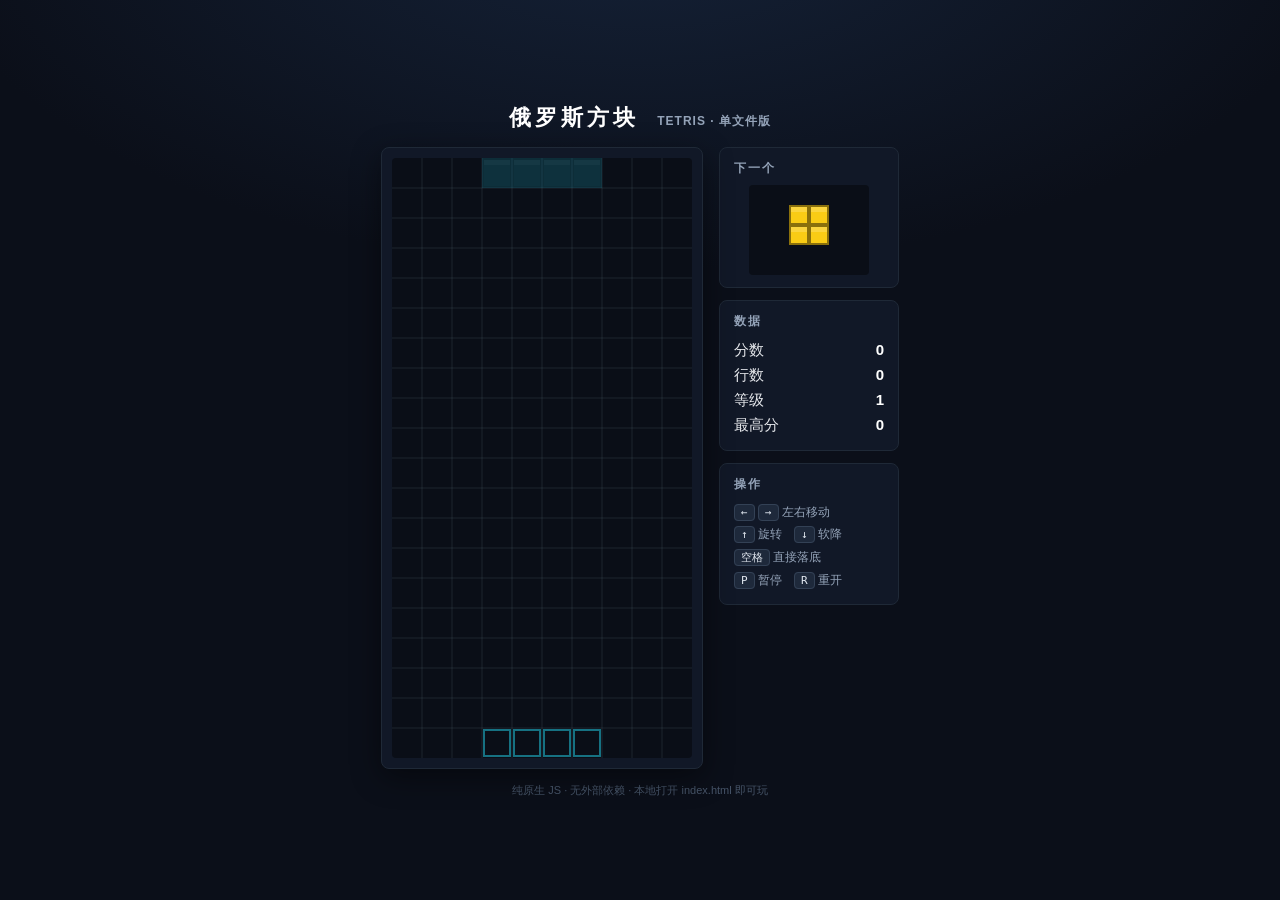
<file: tetris/index.html>
<!DOCTYPE html>
<html lang="zh-CN">
<head>
<meta charset="UTF-8">
<title>俄罗斯方块 · Tetris</title>
<style>
  /* ======== 深色现代主题 ======== */
  :root{
    --bg:#0b0f19; --panel:#111827; --line:#1f2937;
    --txt:#e5e7eb; --muted:#94a3b8; --accent:#3b82f6;
  }
  *{box-sizing:border-box;margin:0;padding:0}
  body{
    background:radial-gradient(1200px 600px at 50% -10%,#152238 0%,var(--bg) 60%);
    color:var(--txt); min-height:100vh; display:flex; flex-direction:column;
    align-items:center; justify-content:center; gap:14px;
    font-family:-apple-system,"Segoe UI","PingFang SC","Microsoft YaHei",sans-serif;
    padding:24px 12px;
  }
  h1{font-size:22px;letter-spacing:4px;color:#fff}
  h1 small{color:var(--muted);letter-spacing:1px;font-size:12px;margin-left:8px}
  .game{display:flex;gap:16px;align-items:flex-start}
  .board-wrap{
    position:relative;background:var(--panel);border:1px solid var(--line);
    border-radius:8px;box-shadow:0 8px 30px rgba(0,0,0,.45);padding:10px;
  }
  canvas{display:block;background:#0a0e17;border-radius:4px}
  .side{display:flex;flex-direction:column;gap:12px;width:180px}
  .card{background:var(--panel);border:1px solid var(--line);border-radius:8px;padding:12px 14px}
  .card h2{font-size:12px;color:var(--muted);letter-spacing:2px;margin-bottom:8px}
  .stat{display:flex;justify-content:space-between;font-size:15px;padding:3px 0}
  .stat b{color:#fff;font-variant-numeric:tabular-nums}
  #next{display:block;margin:0 auto}
  .keys{font-size:12px;color:var(--muted);line-height:1.9}
  .keys kbd{background:#1e293b;border:1px solid #334155;border-radius:4px;padding:1px 6px;color:#e2e8f0;font-size:11px}
  /* ======== 覆盖弹窗 ======== */
  .overlay{
    position:absolute;inset:10px;background:rgba(5,8,15,.82);
    display:flex;flex-direction:column;gap:12px;align-items:center;justify-content:center;
    border-radius:4px;text-align:center;backdrop-filter:blur(3px);
  }
  .overlay.hidden{display:none}
  .overlay .big{font-size:26px;color:#fff;letter-spacing:3px}
  .overlay .score{font-size:15px;color:var(--muted)}
  .overlay button{
    background:var(--accent);border:0;color:#fff;font-size:14px;
    padding:9px 26px;border-radius:6px;cursor:pointer;
  }
  .overlay button:hover{background:#2563eb}
  footer{font-size:11px;color:#475569}
</style>
</head>
<body>

<h1>俄罗斯方块 <small>TETRIS · 单文件版</small></h1>

<div class="game">
  <!-- 主画布 -->
  <div class="board-wrap">
    <canvas id="board" width="300" height="600"></canvas>
    <!-- 游戏结束 / 暂停 覆盖层 -->
    <div class="overlay hidden" id="overlay">
      <div class="big" id="ovTitle">GAME OVER</div>
      <div class="score" id="ovScore"></div>
      <button id="ovBtn">重新开始 (R)</button>
    </div>
  </div>

  <!-- 侧栏 -->
  <div class="side">
    <div class="card">
      <h2>下一个</h2>
      <canvas id="next" width="120" height="90"></canvas>
    </div>
    <div class="card">
      <h2>数据</h2>
      <div class="stat"><span>分数</span><b id="score">0</b></div>
      <div class="stat"><span>行数</span><b id="lines">0</b></div>
      <div class="stat"><span>等级</span><b id="level">1</b></div>
      <div class="stat"><span>最高分</span><b id="best">0</b></div>
    </div>
    <div class="card">
      <h2>操作</h2>
      <div class="keys">
        <kbd>←</kbd> <kbd>→</kbd> 左右移动<br>
        <kbd>↑</kbd> 旋转　<kbd>↓</kbd> 软降<br>
        <kbd>空格</kbd> 直接落底<br>
        <kbd>P</kbd> 暂停　<kbd>R</kbd> 重开
      </div>
    </div>
  </div>
</div>

<footer>纯原生 JS · 无外部依赖 · 本地打开 index.html 即可玩</footer>

<script>
"use strict";
/* ================================================================
   俄罗斯方块 · 全部逻辑内联
   ================================================================ */

/* ---------- 常量 ---------- */
const COLS = 10, ROWS = 20, CELL = 30;          // 10x20 棋盘，每格 30px
const board = document.getElementById("board");
const ctx   = board.getContext("2d");
const nextCv = document.getElementById("next");
const nctx   = nextCv.getContext("2d");

/* 7 种方块定义（每种为旋转状态数组，每状态为相对坐标） */
const SHAPES = {
  I: { color:"#22d3ee", states:[[[0,1],[1,1],[2,1],[3,1]], [[2,0],[2,1],[2,2],[2,3]]] },
  O: { color:"#facc15", states:[[[1,0],[2,0],[1,1],[2,1]]] },
  T: { color:"#a855f7", states:[[[1,0],[0,1],[1,1],[2,1]], [[1,0],[1,1],[2,1],[1,2]],
                                [[0,1],[1,1],[2,1],[1,2]], [[1,0],[0,1],[1,1],[1,2]]] },
  S: { color:"#22c55e", states:[[[1,0],[2,0],[0,1],[1,1]], [[1,0],[1,1],[2,1],[2,2]]] },
  Z: { color:"#ef4444", states:[[[0,0],[1,0],[1,1],[2,1]], [[2,0],[1,1],[2,1],[1,2]]] },
  J: { color:"#3b82f6", states:[[[0,0],[0,1],[1,1],[2,1]], [[1,0],[2,0],[1,1],[1,2]],
                                [[0,1],[1,1],[2,1],[2,2]], [[1,0],[1,1],[0,2],[1,2]]] },
  L: { color:"#fb923c", states:[[[2,0],[0,1],[1,1],[2,1]], [[1,0],[1,1],[1,2],[2,2]],
                                [[0,1],[1,1],[2,1],[0,2]], [[0,0],[1,0],[1,1],[1,2]]] },
};
const TYPES = Object.keys(SHAPES);

/* ---------- 游戏状态 ---------- */
let grid, piece, nextType, score, lines, level;
let dropInterval, lastTime, paused, gameOver, timerId;
let bag = [];                               // 7-bag 随机器

/* ---------- 工具 ---------- */
const $ = id => document.getElementById(id);
const rand = () => {
  if (!bag.length) { bag = [...TYPES].sort(() => Math.random() - .5); }  // 7-bag 保证均匀
  return bag.pop();
};
const cells = p => SHAPES[p.type].states[p.rot].map(([x,y]) => [x + p.x, y + p.y]);
const collide = (type, rot, px, py) =>
  SHAPES[type].states[rot].some(([x,y]) => {
    const cx = x + px, cy = y + py;
    return cx < 0 || cx >= COLS || cy >= ROWS || (cy >= 0 && grid[cy][cx]);
  });

/* ---------- 初始化 / 重开 ---------- */
function reset() {
  grid  = Array.from({length: ROWS}, () => Array(COLS).fill(null));
  score = 0; lines = 0; level = 1; dropInterval = 800;
  bag = []; paused = false; gameOver = false;
  nextType = rand();
  spawn(); updateHUD(); showOverlay(false);
  clearInterval(timerId);
  lastTime = performance.now();
  timerId = setInterval(loop, 1000 / 60);   // 60fps 主循环
}

function spawn() {
  const type = nextType; nextType = rand();
  piece = { type, rot: 0, x: 3, y: -1 };
  if (collide(type, 0, piece.x, piece.y + 1)) endGame();  // 顶到头 = 游戏结束
  drawNext();
}

/* ---------- 方块操作 ---------- */
function move(dx) {
  if (!canAct()) return;
  if (!collide(piece.type, piece.rot, piece.x + dx, piece.y)) piece.x += dx;
}
function rotate() {
  if (!canAct()) return;
  const n = (piece.rot + 1) % SHAPES[piece.type].states.length;
  for (const k of [0, -1, 1, -2, 2]) {                 // 简单墙踢
    if (!collide(piece.type, n, piece.x + k, piece.y)) { piece.rot = n; piece.x += k; return; }
  }
}
function softDrop() {
  if (!canAct()) return;
  if (!collide(piece.type, piece.rot, piece.x, piece.y + 1)) { piece.y++; score += 1; updateHUD(); }
  else lock();
}
function hardDrop() {
  if (!canAct()) return;
  let d = 0;
  while (!collide(piece.type, piece.rot, piece.x, piece.y + 1)) { piece.y++; d++; }
  score += d * 2; updateHUD(); lock();
}
const canAct = () => !paused && !gameOver;

function ghostY() {                       // 幽灵落点（Y 坐标）
  let y = piece.y;
  while (!collide(piece.type, piece.rot, piece.x, y + 1)) y++;
  return y;
}

/* ---------- 落定与消行 ---------- */
function lock() {
  cells(piece).forEach(([x, y]) => { if (y >= 0) grid[y][x] = SHAPES[piece.type].color; });
  clearLines();
  spawn();
}
function clearLines() {
  let cleared = 0;
  for (let y = ROWS - 1; y >= 0; y--) {
    if (grid[y].every(c => c)) { grid.splice(y, 1); grid.unshift(Array(COLS).fill(null)); cleared++; y++; }
  }
  if (cleared) {
    // 计分：1/2/3/4 行 = 100/300/500/800 × 等级
    score += [0, 100, 300, 500, 800][cleared] * level;
    lines += cleared;
    const newLevel = 1 + Math.floor(lines / 10);        // 每 10 行升一级
    if (newLevel > level) { level = newLevel; dropInterval = Math.max(80, 800 - (level - 1) * 70); }
    updateHUD();
  }
}

/* ---------- 渲染 ---------- */
function drawCell(c, x, y, color, size = CELL, alpha = 1) {
  c.globalAlpha = alpha;
  c.fillStyle = color;
  c.fillRect(x * size, y * size, size, size);
  c.strokeStyle = "rgba(0,0,0,.45)";                   // 边框区分方块
  c.lineWidth = 2; c.strokeRect(x * size + 1, y * size + 1, size - 2, size - 2);
  c.fillStyle = "rgba(255,255,255,.18)";                // 高光
  c.fillRect(x * size + 2, y * size + 2, size - 4, 5);
  c.globalAlpha = 1;
}
function render() {
  ctx.clearRect(0, 0, board.width, board.height);
  // 网格
  ctx.strokeStyle = "rgba(148,163,184,.07)";
  for (let x = 1; x < COLS; x++) { ctx.beginPath(); ctx.moveTo(x * CELL, 0); ctx.lineTo(x * CELL, ROWS * CELL); ctx.stroke(); }
  for (let y = 1; y < ROWS; y++) { ctx.beginPath(); ctx.moveTo(0, y * CELL); ctx.lineTo(COLS * CELL, y * CELL); ctx.stroke(); }
  // 已落定方块
  for (let y = 0; y < ROWS; y++) for (let x = 0; x < COLS; x++)
    if (grid[y][x]) drawCell(ctx, x, y, grid[y][x]);
  if (piece && !gameOver) {
    // 幽灵
    const gy = ghostY();
    cells(piece).forEach(([x, y]) => { if (y >= 0) drawCell(ctx, x, y, SHAPES[piece.type].color, CELL, .18); });  // 当前
    cells({...piece, y: gy}).forEach(([x, y]) => { if (y >= 0) {   // 落点提示
      ctx.strokeStyle = SHAPES[piece.type].color; ctx.lineWidth = 2; ctx.globalAlpha = .5;
      ctx.strokeRect(x * CELL + 2, y * CELL + 2, CELL - 4, CELL - 4); ctx.globalAlpha = 1;
    }});
  }
}
function drawNext() {
  nctx.clearRect(0, 0, nextCv.width, nextCv.height);
  const st = SHAPES[nextType].states[0];
  const color = SHAPES[nextType].color;
  // 居中偏移
  const xs = st.map(c => c[0]), ys = st.map(c => c[1]);
  const ox = (4 - (Math.max(...xs) - Math.min(...xs) + 1)) / 2;
  const oy = (4 - (Math.max(...ys) - Math.min(...ys) + 1)) / 2;
  st.forEach(([x, y]) => drawCell(nctx, x + ox, y + oy, color, 20));
}

/* ---------- HUD / 弹窗 ---------- */
const bestKey = "tetris_best";
function updateHUD() {
  $("score").textContent = score;
  $("lines").textContent = lines;
  $("level").textContent = level;
  const best = Math.max(score, +(localStorage.getItem(bestKey) || 0));
  localStorage.setItem(bestKey, best);
  $("best").textContent = best;
}
function showOverlay(show, title = "", sub = "") {
  const ov = $("overlay");
  ov.classList.toggle("hidden", !show);
  if (show) { $("ovTitle").textContent = title; $("ovScore").textContent = sub; }
}
function endGame() {
  gameOver = true; clearInterval(timerId);
  render();
  showOverlay(true, "GAME OVER", "最终得分 " + score + " · 行数 " + lines + " · 等级 " + level);
}
function togglePause() {
  if (gameOver) return;
  paused = !paused;
  showOverlay(paused, "PAUSED", "按 P 继续");
}

/* ---------- 主循环 ---------- */
function loop(t) {
  if (paused || gameOver) return;
  if (t - lastTime > dropInterval) {                       // 自动下落
    lastTime = t;
    if (!collide(piece.type, piece.rot, piece.x, piece.y + 1)) piece.y++;
    else lock();
  }
  render();
}

/* ---------- 键盘 ---------- */
document.addEventListener("keydown", e => {
  switch (e.key) {
    case "ArrowLeft":  move(-1); break;
    case "ArrowRight": move(1);  break;
    case "ArrowUp":    rotate(); e.preventDefault(); break;
    case "ArrowDown":  softDrop(); e.preventDefault(); break;
    case " ":          hardDrop(); e.preventDefault(); break;
    case "p": case "P": togglePause(); break;
    case "r": case "R": reset(); break;
  }
});
$("ovBtn").addEventListener("click", reset);

/* ---------- 启动 ---------- */
reset();
</script>
</body>
</html>
</file>
<file: mooncake-swap/style.css>
*{box-sizing:border-box;margin:0;padding:0}
body{font-family:-apple-system,"Segoe UI","PingFang SC","Microsoft YaHei",sans-serif;background:#f4f6fa;color:#1f2937;line-height:1.6}
.top{background:#fff;border-bottom:1px solid #e5e7eb;padding:34px 0 26px;text-align:center}
.wrap{max-width:1080px;margin:0 auto;padding:0 20px}
h1{font-size:28px;color:#0f172a}
h1 .arrow{color:#2563eb}
.sub{color:#6b7280;margin-top:8px}
.compare{display:grid;grid-template-columns:1fr 1fr;gap:20px;margin:26px 0}
@media (max-width:760px){.compare{grid-template-columns:1fr}}
.shot{position:relative;background:#fff;border:1px solid #e5e7eb;border-radius:6px;box-shadow:0 1px 3px rgba(15,23,42,.08);padding:16px;text-align:center}
.shot img{width:100%;max-width:420px;border-radius:6px;display:block;margin:0 auto}
.shot figcaption{margin-top:10px;font-size:14px;color:#374151}
.shot-new{border-color:#bfdbfe}
.badge{position:absolute;top:-12px;left:16px;font-size:12px;padding:3px 10px;border-radius:999px;color:#fff}
.badge-old{background:#64748b}
.badge-new{background:#2563eb}
.btn{display:inline-block;margin-top:12px;background:#2563eb;color:#fff;padding:9px 18px;border-radius:6px;text-decoration:none;font-size:14px}
.btn:hover{background:#1d4ed8}
.card{background:#fff;border:1px solid #e5e7eb;border-radius:6px;box-shadow:0 1px 3px rgba(15,23,42,.08);padding:20px 24px;margin-bottom:30px}
.card h2{font-size:17px;margin-bottom:10px;color:#0f172a}
.card li{margin:8px 0 8px 18px;color:#4b5563}
.foot{text-align:center;color:#9ca3af;font-size:12px;padding:14px 0 30px}
.notice{background:#fffbeb;border:1px solid #fde68a;border-left:4px solid #f59e0b;border-radius:6px;padding:18px 22px;margin:24px 0 6px}
.notice h2{font-size:16px;color:#92400e;margin-bottom:10px}
.notice p,.notice li{color:#78350f;font-size:14px;margin:8px 0}
.notice ol{margin:8px 0 8px 22px}
.notice code{background:#fef3c7;border-radius:4px;padding:1px 6px;font-size:13px}
</file>
<file: tank-sign/style.css>
*{box-sizing:border-box;margin:0;padding:0}
body{font-family:-apple-system,"Segoe UI","PingFang SC","Microsoft YaHei",sans-serif;background:#f4f6fa;color:#1f2937;line-height:1.6}
.top{background:#fff;border-bottom:1px solid #e5e7eb;padding:34px 0 26px;text-align:center}
.wrap{max-width:1080px;margin:0 auto;padding:0 20px}
h1{font-size:26px;color:#0f172a}
h1 .arrow{color:#2563eb}
.sub{color:#6b7280;margin-top:8px}
.compare{display:grid;grid-template-columns:1fr 1fr;gap:20px;margin:26px 0}
@media (max-width:760px){.compare{grid-template-columns:1fr}}
.shot{position:relative;background:#fff;border:1px solid #e5e7eb;border-radius:6px;box-shadow:0 1px 3px rgba(15,23,42,.08);padding:16px;text-align:center}
.shot img{width:100%;max-width:420px;border-radius:6px;display:block;margin:0 auto}
.shot figcaption{margin-top:10px;font-size:14px;color:#374151}
.shot-new{border-color:#bfdbfe}
.badge{position:absolute;top:-12px;left:16px;font-size:12px;padding:3px 10px;border-radius:999px;color:#fff}
.badge-old{background:#64748b}
.badge-new{background:#2563eb}
.btn{display:inline-block;margin-top:12px;background:#2563eb;color:#fff;padding:9px 18px;border-radius:6px;text-decoration:none;font-size:14px}
.btn:hover{background:#1d4ed8}
.card{background:#fff;border:1px solid #e5e7eb;border-radius:6px;box-shadow:0 1px 3px rgba(15,23,42,.08);padding:20px 24px;margin-bottom:30px}
.card h2{font-size:17px;margin-bottom:10px;color:#0f172a}
.card li{margin:8px 0 8px 18px;color:#4b5563}
.foot{text-align:center;color:#9ca3af;font-size:12px;padding:14px 0 30px}
</file>
